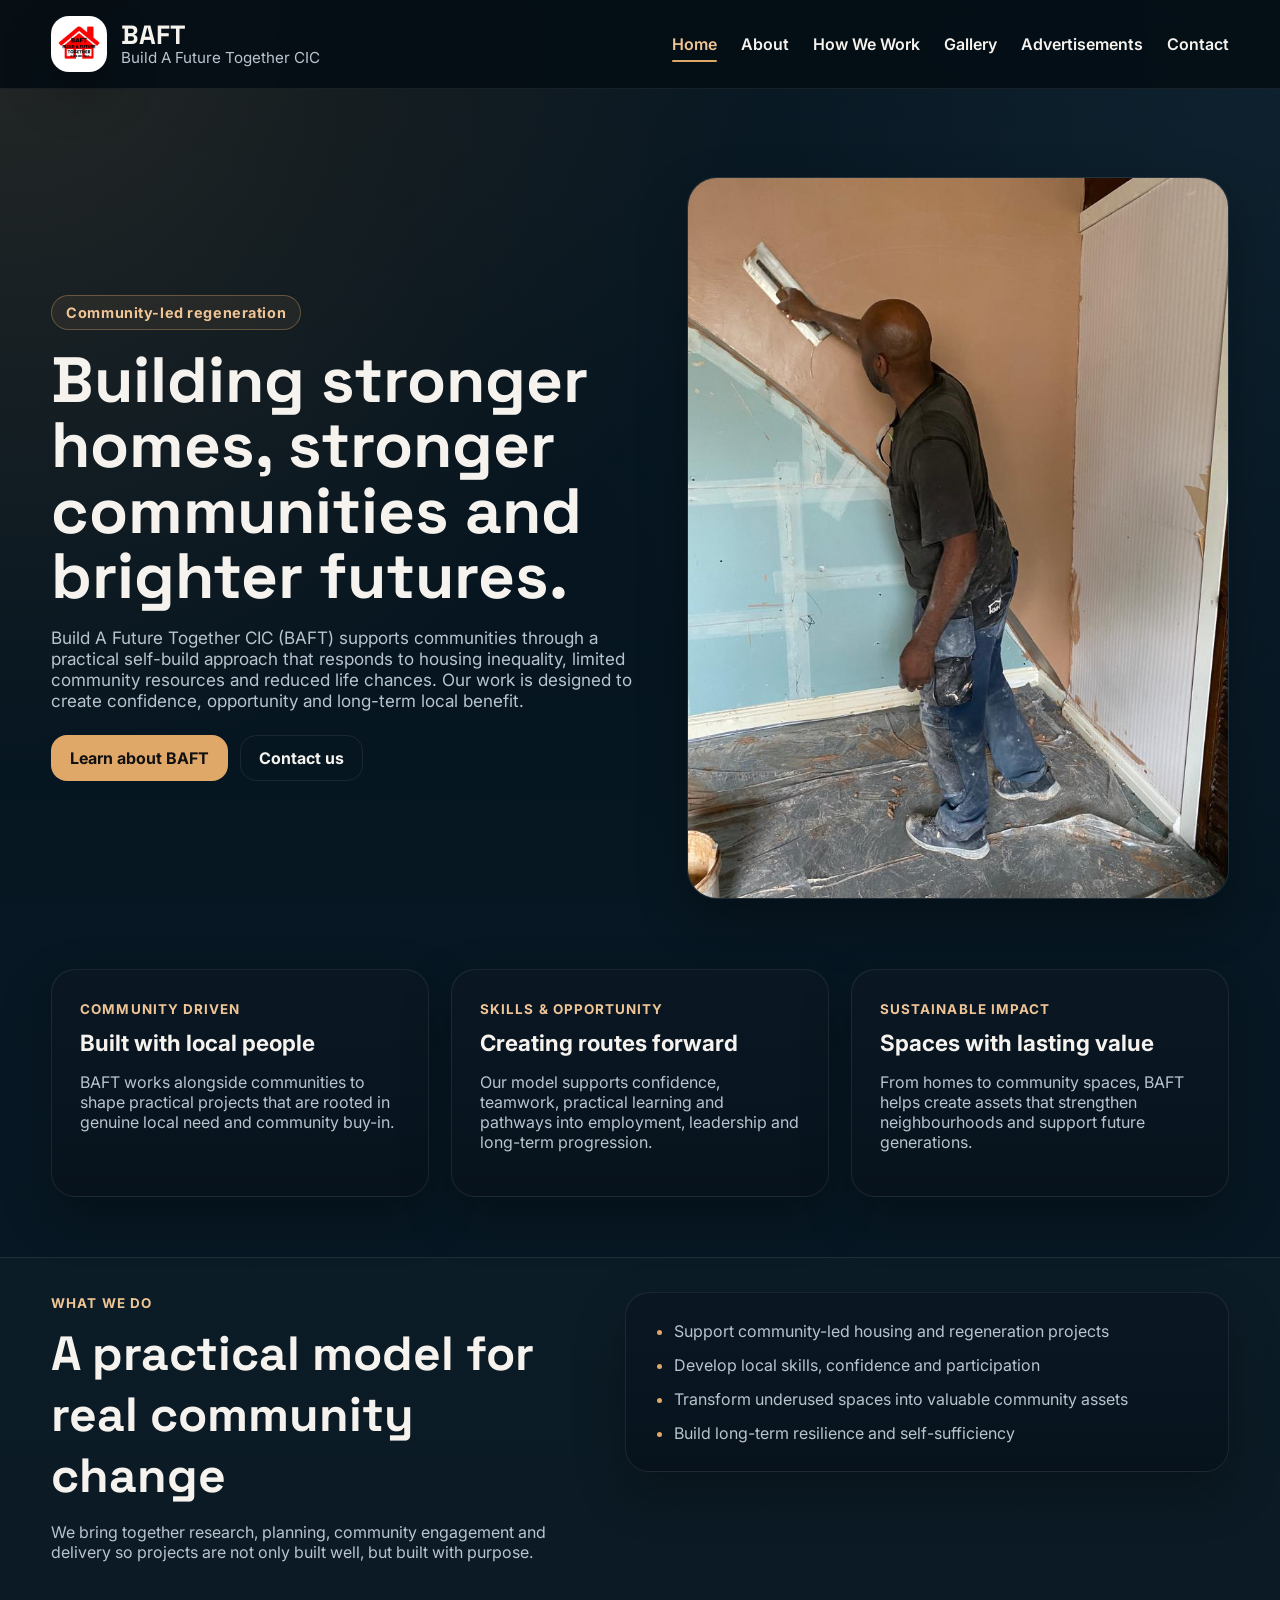
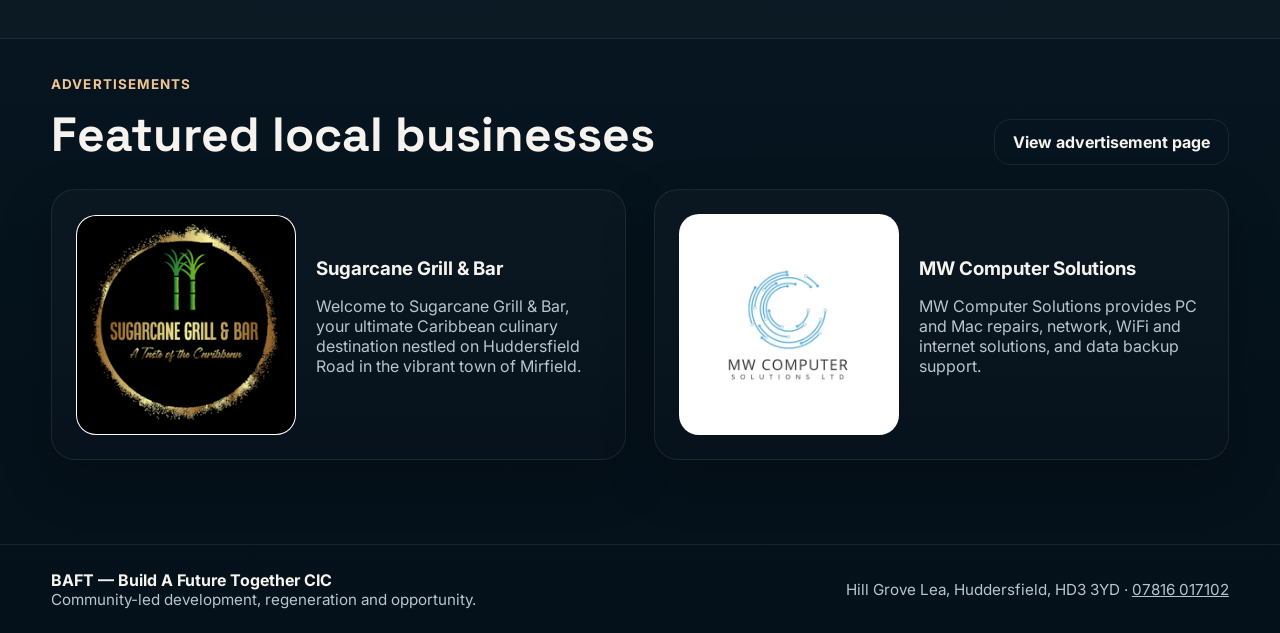
<file: index.html>
<!doctype html>
<html lang="en">
<head>
  <meta charset="UTF-8">
  <meta name="viewport" content="width=device-width, initial-scale=1.0">
  <title>BAFT | Build A Future Together CIC</title>
  <meta name="description" content="BAFT — Build A Future Together — is a community-led organisation in Kirklees using a self-build model to create stronger homes, stronger communities and better opportunities." />
  <link rel="preconnect" href="https://fonts.googleapis.com">
  <link rel="preconnect" href="https://fonts.gstatic.com" crossorigin>
  <link href="https://fonts.googleapis.com/css2?family=Inter:wght@400;500;600;700;800&family=Space+Grotesk:wght@500;700&display=swap" rel="stylesheet">
  <link rel="stylesheet" href="assets/css/styles.css">
</head>
<body>
<header class="topbar">
  <div class="container nav">
    <a href="index.html" class="brand" aria-label="BAFT Home">
      <img src="assets/img/baft-logo.jpg" alt="BAFT logo">
      <div class="brand-text">
        <span>BAFT</span>
        <span>Build A Future Together CIC</span>
      </div>
    </a>
    <button class="menu-btn" aria-label="Open menu" aria-expanded="false">☰</button>
    <nav class="nav-links">
      <a href="index.html" class="active">Home</a>
      <a href="about.html">About</a>
      <a href="how-we-work.html">How We Work</a>
      <a href="gallery.html">Gallery</a>
      <a href="adverts.html">Advertisements</a>
      <a href="contact.html">Contact</a>
    </nav>
  </div>
</header>

<main>
  <section class="page-hero home-hero">
    <div class="container page-hero-grid">
      <div>
        <span class="eyebrow">Community-led regeneration</span>
        <h1>Building stronger homes, stronger communities and brighter futures.</h1>
        <p class="lead">Build A Future Together CIC (BAFT) supports communities through a practical self-build approach that responds to housing inequality, limited community resources and reduced life chances. Our work is designed to create confidence, opportunity and long-term local benefit.</p>
        <div class="hero-actions">
          <a class="btn primary" href="about.html">Learn about BAFT</a>
          <a class="btn secondary" href="contact.html">Contact us</a>
        </div>
      </div>
      <div class="banner">
  <img src="assets/img/gallery/hero.jpg" alt="BAFT community work">
</div>
    </div>
  </section>

  <section class="section">
    <div class="container grid-3">
      <article class="card">
        <div class="kicker">Community driven</div>
        <h3>Built with local people</h3>
        <p class="muted">BAFT works alongside communities to shape practical projects that are rooted in genuine local need and community buy-in.</p>
      </article>
      <article class="card">
        <div class="kicker">Skills & opportunity</div>
        <h3>Creating routes forward</h3>
        <p class="muted">Our model supports confidence, teamwork, practical learning and pathways into employment, leadership and long-term progression.</p>
      </article>
      <article class="card">
        <div class="kicker">Sustainable impact</div>
        <h3>Spaces with lasting value</h3>
        <p class="muted">From homes to community spaces, BAFT helps create assets that strengthen neighbourhoods and support future generations.</p>
      </article>
    </div>
  </section>

  <section class="section section-soft">
    <div class="container split-panel">
      <div>
        <div class="kicker">What we do</div>
        <h2>A practical model for real community change</h2>
        <p class="muted">We bring together research, planning, community engagement and delivery so projects are not only built well, but built with purpose.</p>
      </div>
      <div class="bullet-panel">
        <ul class="feature-list">
          <li>Support community-led housing and regeneration projects</li>
          <li>Develop local skills, confidence and participation</li>
          <li>Transform underused spaces into valuable community assets</li>
          <li>Build long-term resilience and self-sufficiency</li>
        </ul>
      </div>
    </div>
  </section>

  <section class="section">
    <div class="container section-head">
      <div>
        <div class="kicker">Advertisements</div>
        <h2>Featured local businesses</h2>
      </div>
      <a class="btn secondary" href="adverts.html">View advertisement page</a>
    </div>
    <div class="container grid-2 partner-showcase">
      <article class="partner-card">
        <img src="assets/img/partners/sugarcane-grill-and-bar.png" alt="Sugarcane Grill & Bar logo" class="partner-logo">
        <div>
          <h3>Sugarcane Grill & Bar</h3>
          <p class="muted">Welcome to Sugarcane Grill & Bar, your ultimate Caribbean culinary destination nestled on Huddersfield Road in the vibrant town of Mirfield.</p>
        </div>
      </article>
      <article class="partner-card">
        <img src="assets/img/partners/mw-computer-solutions.png" alt="MW Computer Solutions advertisement" class="partner-logo">
        <div>
          <h3>MW Computer Solutions</h3>
          <p class="muted">MW Computer Solutions provides PC and Mac repairs, network, WiFi and internet solutions, and data backup support.</p>
        </div>
      </article>
    </div>
  </section>
</main>

<footer class="footer">
  <div class="container footer-grid">
    <div>
      <strong>BAFT — Build A Future Together CIC</strong>
      <div class="small">Community-led development, regeneration and opportunity.</div>
    </div>
    <div class="small">Hill Grove Lea, Huddersfield, HD3 3YD · <a href="tel:07816017102">07816 017102</a></div>
  </div>
</footer>

<script src="assets/js/main.js"></script>
</body>
</html>
</file>
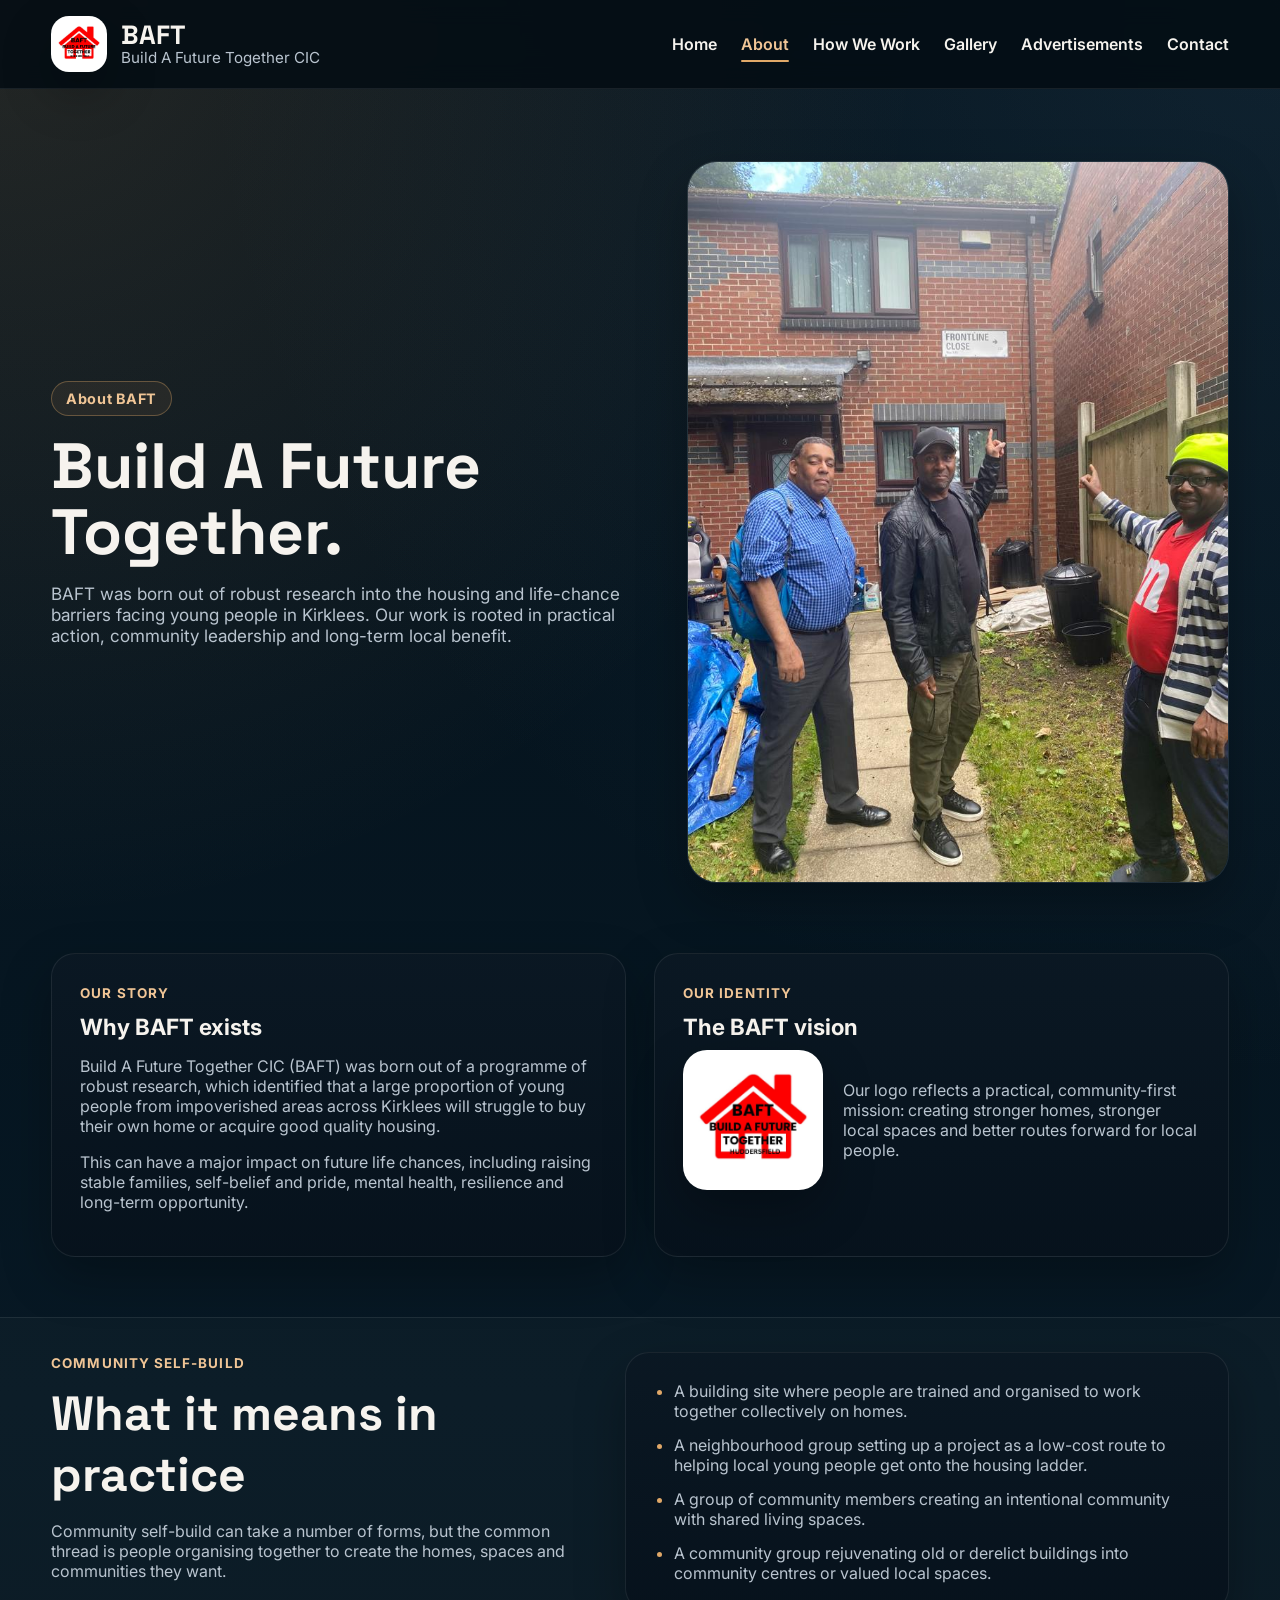
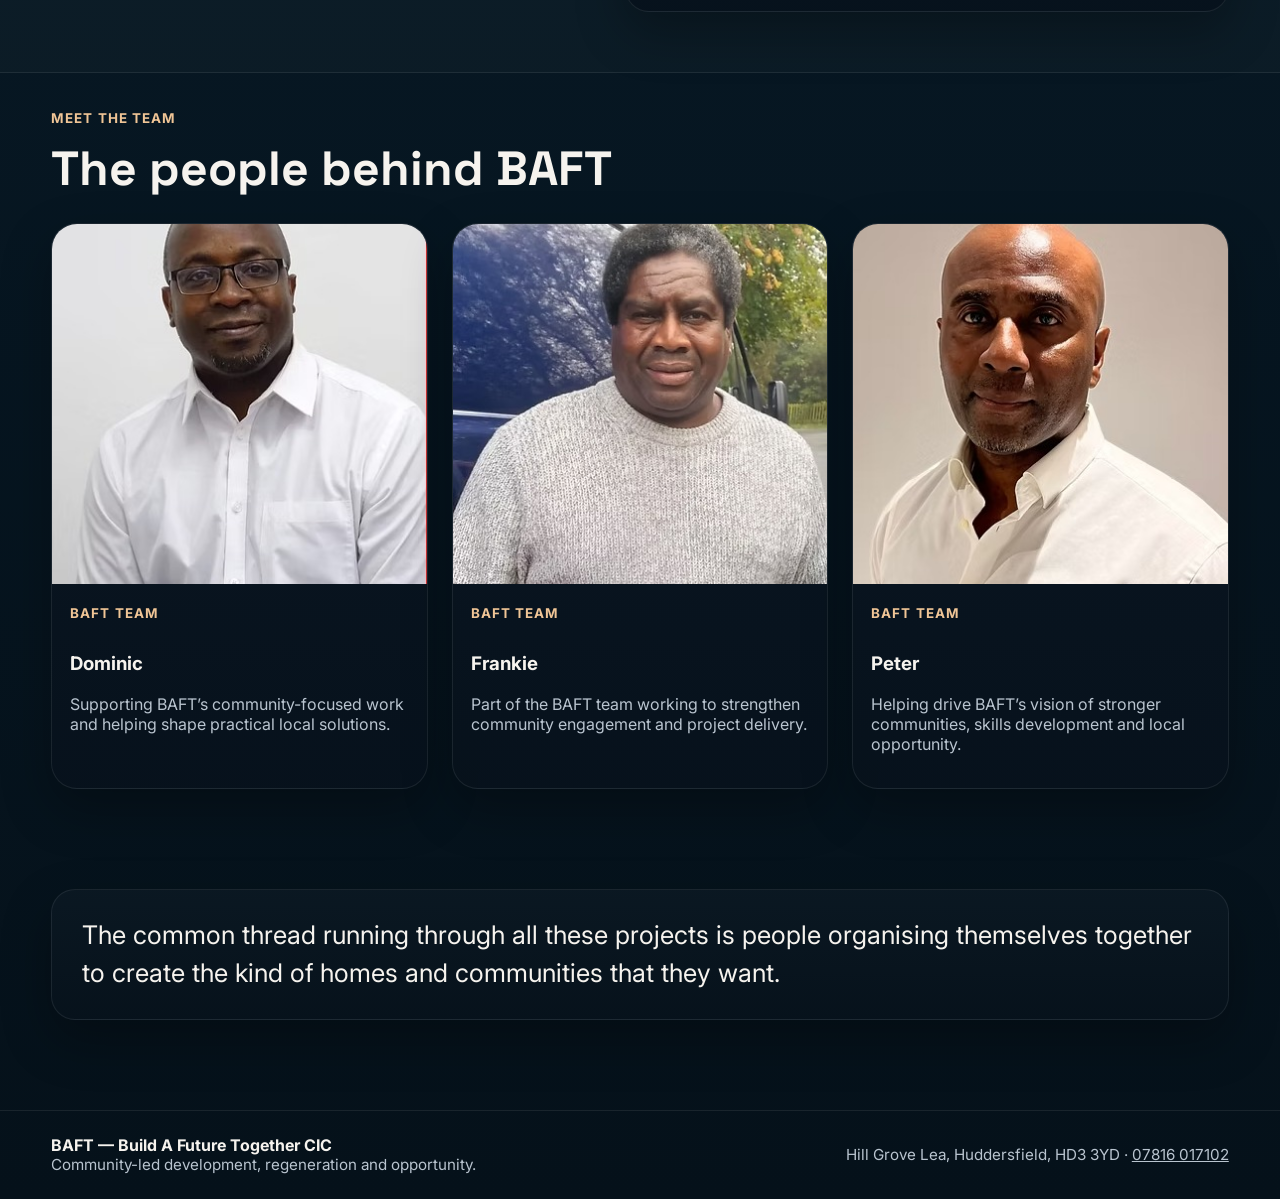
<file: about.html>
<!doctype html>
<html lang="en">
<head>
  <meta charset="utf-8" />
  <meta name="viewport" content="width=device-width, initial-scale=1" />
  <title>BAFT CIC | About</title>
  <meta name="description" content="Learn about BAFT — Build A Future Together — and the community self-build approach supporting stronger homes, skills and opportunities across Kirklees." />
  <link rel="preconnect" href="https://fonts.googleapis.com">
  <link rel="preconnect" href="https://fonts.gstatic.com" crossorigin>
  <link href="https://fonts.googleapis.com/css2?family=Inter:wght@400;500;600;700;800&family=Space+Grotesk:wght@500;700&display=swap" rel="stylesheet">
  <link rel="stylesheet" href="assets/css/styles.css">
</head>
<body>
<header class="topbar">
  <div class="container nav">
    <a href="index.html" class="brand" aria-label="BAFT Home">
      <img src="assets/img/baft-logo.jpg" alt="BAFT logo" />
      <div class="brand-text"><span>BAFT</span><span>Build A Future Together CIC</span></div>
    </a>
    <button class="menu-btn" aria-label="Open menu" aria-expanded="false">☰</button>
    <nav class="nav-links">
      <a href="index.html">Home</a>
      <a href="about.html" class="active">About</a>
      <a href="how-we-work.html">How We Work</a>
      <a href="gallery.html">Gallery</a>
      <a href="adverts.html">Advertisements</a>
      <a href="contact.html">Contact</a>
    </nav>
  </div>
</header>

<main>
  <section class="page-hero">
    <div class="container page-hero-grid">
      <div>
        <span class="eyebrow">About BAFT</span>
        <h1>Build A Future Together.</h1>
        <p class="lead">BAFT was born out of robust research into the housing and life-chance barriers facing young people in Kirklees. Our work is rooted in practical action, community leadership and long-term local benefit.</p>
      </div>
      <div class="banner"><img src="assets/img/gallery/about-community.jpg" alt="BAFT team and community members" /></div>
    </div>
  </section>

  <section class="section">
    <div class="container grid-2">
      <article class="card">
        <div class="kicker">Our story</div>
        <h3>Why BAFT exists</h3>
        <p class="muted">Build A Future Together CIC (BAFT) was born out of a programme of robust research, which identified that a large proportion of young people from impoverished areas across Kirklees will struggle to buy their own home or acquire good quality housing.</p>
        <p class="muted">This can have a major impact on future life chances, including raising stable families, self-belief and pride, mental health, resilience and long-term opportunity.</p>
      </article>
      <article class="card logo-card">
        <div class="kicker">Our identity</div>
        <h3>The BAFT vision</h3>
        <div class="logo-panel">
          <img src="assets/img/gallery/baft-logo.jpg" alt="Build A Future Together logo" class="about-logo" />
          <p class="muted">Our logo reflects a practical, community-first mission: creating stronger homes, stronger local spaces and better routes forward for local people.</p>
        </div>
      </article>
    </div>
  </section>

  <section class="section section-soft">
    <div class="container split-panel">
      <div>
        <div class="kicker">Community self-build</div>
        <h2>What it means in practice</h2>
        <p class="muted">Community self-build can take a number of forms, but the common thread is people organising together to create the homes, spaces and communities they want.</p>
      </div>
      <div class="bullet-panel">
        <ul class="feature-list">
          <li>A building site where people are trained and organised to work together collectively on homes.</li>
          <li>A neighbourhood group setting up a project as a low-cost route to helping local young people get onto the housing ladder.</li>
          <li>A group of community members creating an intentional community with shared living spaces.</li>
          <li>A community group rejuvenating old or derelict buildings into community centres or valued local spaces.</li>
        </ul>
      </div>
    </div>
  </section>

  <section class="section">
    <div class="container section-head">
      <div>
        <div class="kicker">Meet the team</div>
        <h2>The people behind BAFT</h2>
      </div>
    </div>
    <div class="container team-grid">
      <article class="team-card">
        <img src="assets/img/team/dominic.jpg" alt="Dominic" />
        <div class="body">
          <div class="kicker">BAFT team</div>
          <h3>Dominic</h3>
          <p class="muted">Supporting BAFT’s community-focused work and helping shape practical local solutions.</p>
        </div>
      </article>
      <article class="team-card">
        <img src="assets/img/team/frankie.jpg" alt="Frankie" />
        <div class="body">
          <div class="kicker">BAFT team</div>
          <h3>Frankie</h3>
          <p class="muted">Part of the BAFT team working to strengthen community engagement and project delivery.</p>
        </div>
      </article>
      <article class="team-card">
        <img src="assets/img/team/peter.jpg" alt="Peter" />
        <div class="body">
          <div class="kicker">BAFT team</div>
          <h3>Peter</h3>
          <p class="muted">Helping drive BAFT’s vision of stronger communities, skills development and local opportunity.</p>
        </div>
      </article>
    </div>
  </section>

  <section class="section">
    <div class="container quote-panel">
      <p class="quote-large">The common thread running through all these projects is people organising themselves together to create the kind of homes and communities that they want.</p>
    </div>
  </section>
</main>

<footer class="footer">
  <div class="container footer-grid">
    <div>
      <strong>BAFT — Build A Future Together CIC</strong>
      <div class="small">Community-led development, regeneration and opportunity.</div>
    </div>
    <div class="small">Hill Grove Lea, Huddersfield, HD3 3YD · <a href="tel:07816017102">07816 017102</a></div>
  </div>
</footer>
<script src="assets/js/main.js"></script>
</body>
</html>
</file>
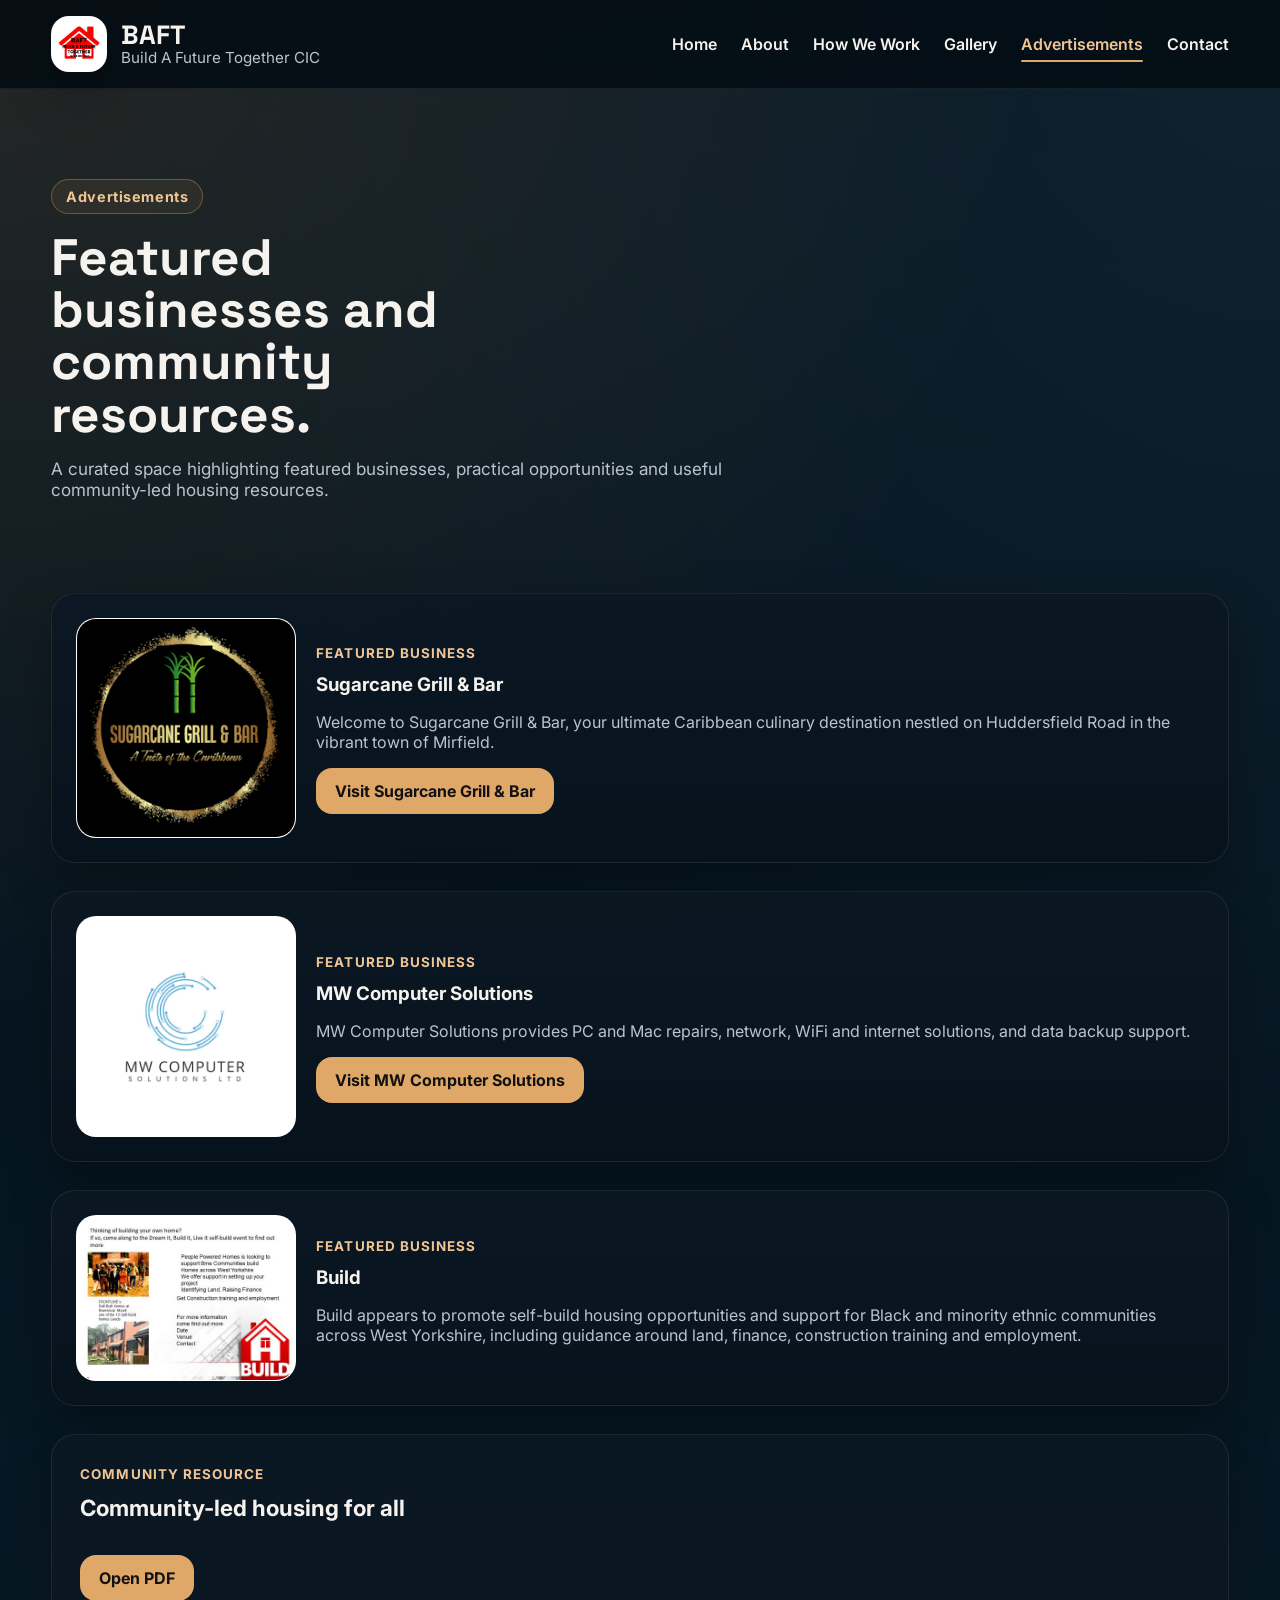
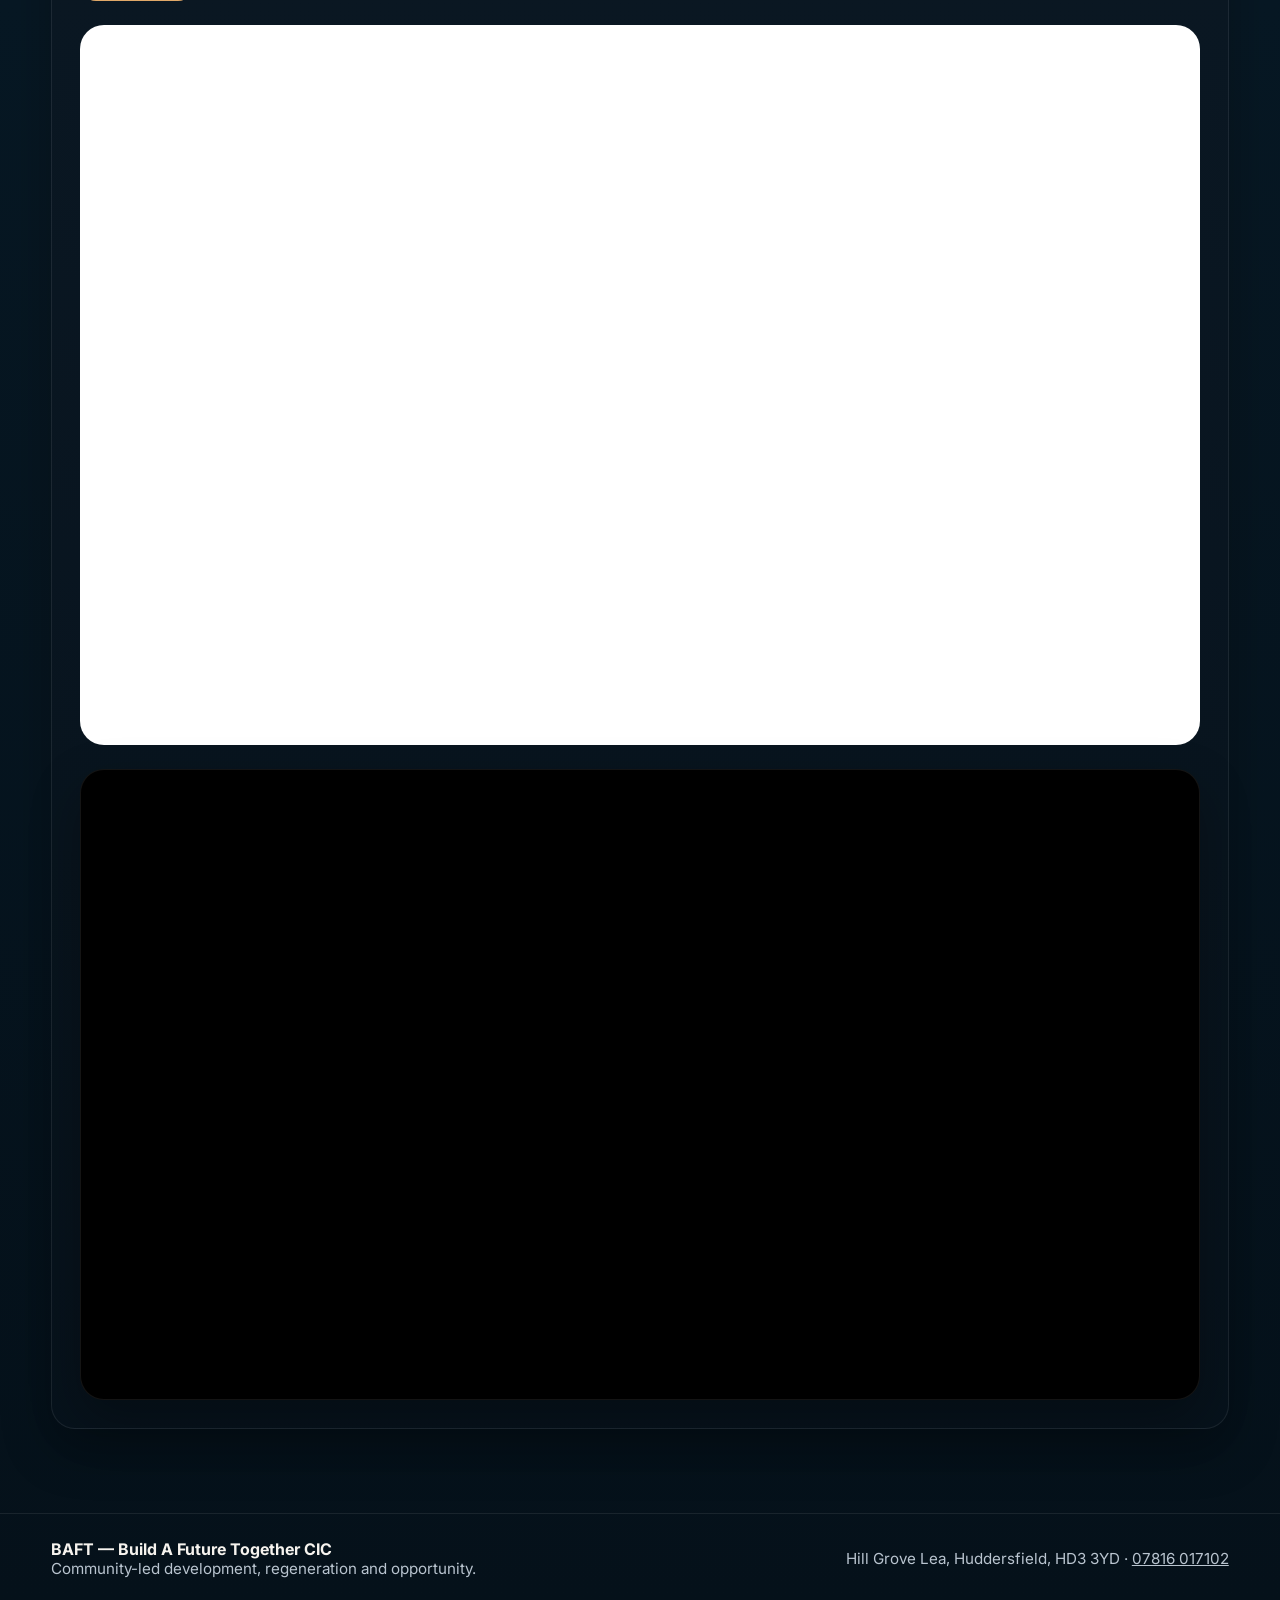
<file: adverts.html>
<!doctype html>
<html lang="en">
<head>
  <meta charset="utf-8" />
  <meta name="viewport" content="width=device-width, initial-scale=1" />
  <title>BAFT CIC | Advertisements</title>
  <meta name="description" content="Advertisements and featured businesses on the BAFT CIC website." />
  <link rel="preconnect" href="https://fonts.googleapis.com">
  <link rel="preconnect" href="https://fonts.gstatic.com" crossorigin>
  <link href="https://fonts.googleapis.com/css2?family=Inter:wght@400;500;600;700;800&family=Space+Grotesk:wght@500;700&display=swap" rel="stylesheet">
  <link rel="stylesheet" href="assets/css/styles.css" />
</head>
<body>
  <header class="topbar">
    <div class="container nav">
      <a href="index.html" class="brand" aria-label="BAFT CIC Home">
        <img src="assets/img/baft-logo.jpg" alt="BAFT CIC logo" />
        <div class="brand-text">
          <span>BAFT</span>
          <span>Build A Future Together CIC</span>
        </div>
      </a>

      <button class="menu-btn" aria-label="Open menu" aria-expanded="false">☰</button>

      <nav class="nav-links">
        <a href="index.html">Home</a>
        <a href="about.html">About</a>
        <a href="how-we-work.html">How We Work</a>
        <a href="gallery.html">Gallery</a>
        <a href="adverts.html" class="active">Advertisements</a>
        <a href="contact.html">Contact</a>
      </nav>
    </div>
  </header>

  <main>
    <section class="page-hero">
      <div class="container page-intro">
        <span class="eyebrow">Advertisements</span>
        <h1>Featured businesses and community resources.</h1>
        <p class="lead">
          A curated space highlighting featured businesses, practical opportunities and useful community-led housing resources.
        </p>
      </div>
    </section>

    <section class="section">
      <div class="container adverts-grid">

        <article class="advert-card">
          <img src="assets/img/partners/sugarcane-grill-and-bar.png" alt="Sugarcane Grill & Bar logo" class="advert-visual">
          <div class="advert-body">
            <div class="kicker">Featured business</div>
            <h3>Sugarcane Grill &amp; Bar</h3>
            <p class="muted">
              Welcome to Sugarcane Grill &amp; Bar, your ultimate Caribbean culinary destination nestled on Huddersfield Road in the vibrant town of Mirfield.
            </p>
            <a class="btn primary" href="https://www.sugarcanegrillbar.com/" target="_blank" rel="noopener">Visit Sugarcane Grill &amp; Bar</a>
          </div>
        </article>

        <article class="advert-card">
          <img src="assets/img/partners/mw-computer-solutions.png" alt="MW Computer Solutions advertisement" class="advert-visual">
          <div class="advert-body">
            <div class="kicker">Featured business</div>
            <h3>MW Computer Solutions</h3>
            <p class="muted">
              MW Computer Solutions provides PC and Mac repairs, network, WiFi and internet solutions, and data backup support.
            </p>
            <a class="btn primary" href="https://www.facebook.com/mwcomputersolutions1" target="_blank" rel="noopener">Visit MW Computer Solutions</a>
          </div>
        </article>

        <article class="advert-card">
          <img src="assets/img/gallery/build.jpeg" alt="Build featured business advertisement" class="advert-visual">
          <div class="advert-body">
            <div class="kicker">Featured business</div>
            <h3>Build</h3>
            <p class="muted">
              Build appears to promote self-build housing opportunities and support for Black and minority ethnic communities across West Yorkshire, including guidance around land, finance, construction training and employment.
            </p>
          </div>
        </article>

        <article class="card feature-stack">
          <div class="advert-body">
            <div class="kicker">Community resource</div>
<h3>Community-led housing for all</h3>
          </div>

          <div class="pdf-actions">
            <a class="btn primary" href="https://nationwidefoundation.org.uk/wp-content/uploads/2024/10/Community-led-housing-for-all_FINAL.pdf" target="_blank" rel="noopener">Open PDF</a>
          </div>

          <iframe
            class="pdf-frame"
            src="https://nationwidefoundation.org.uk/wp-content/uploads/2024/10/Community-led-housing-for-all_FINAL.pdf"
            title="Community-led housing for all PDF">
          </iframe>

          <div class="video-wrap">
            <iframe
              src="https://www.youtube.com/embed/lZMOHQoCty4"
              title="Community-led housing for all video"
              allow="accelerometer; autoplay; clipboard-write; encrypted-media; gyroscope; picture-in-picture"
              allowfullscreen>
            </iframe>
          </div>
        </article>

      </div>
    </section>
  </main>

  <footer class="footer">
    <div class="container footer-grid">
      <div>
        <strong>BAFT — Build A Future Together CIC</strong>
        <div class="small">Community-led development, regeneration and opportunity.</div>
      </div>
      <div class="small">
        Hill Grove Lea, Huddersfield, HD3 3YD · <a href="tel:07816017102">07816 017102</a>
      </div>
    </div>
  </footer>

  <script src="assets/js/main.js"></script>
</body>
</html>
</file>
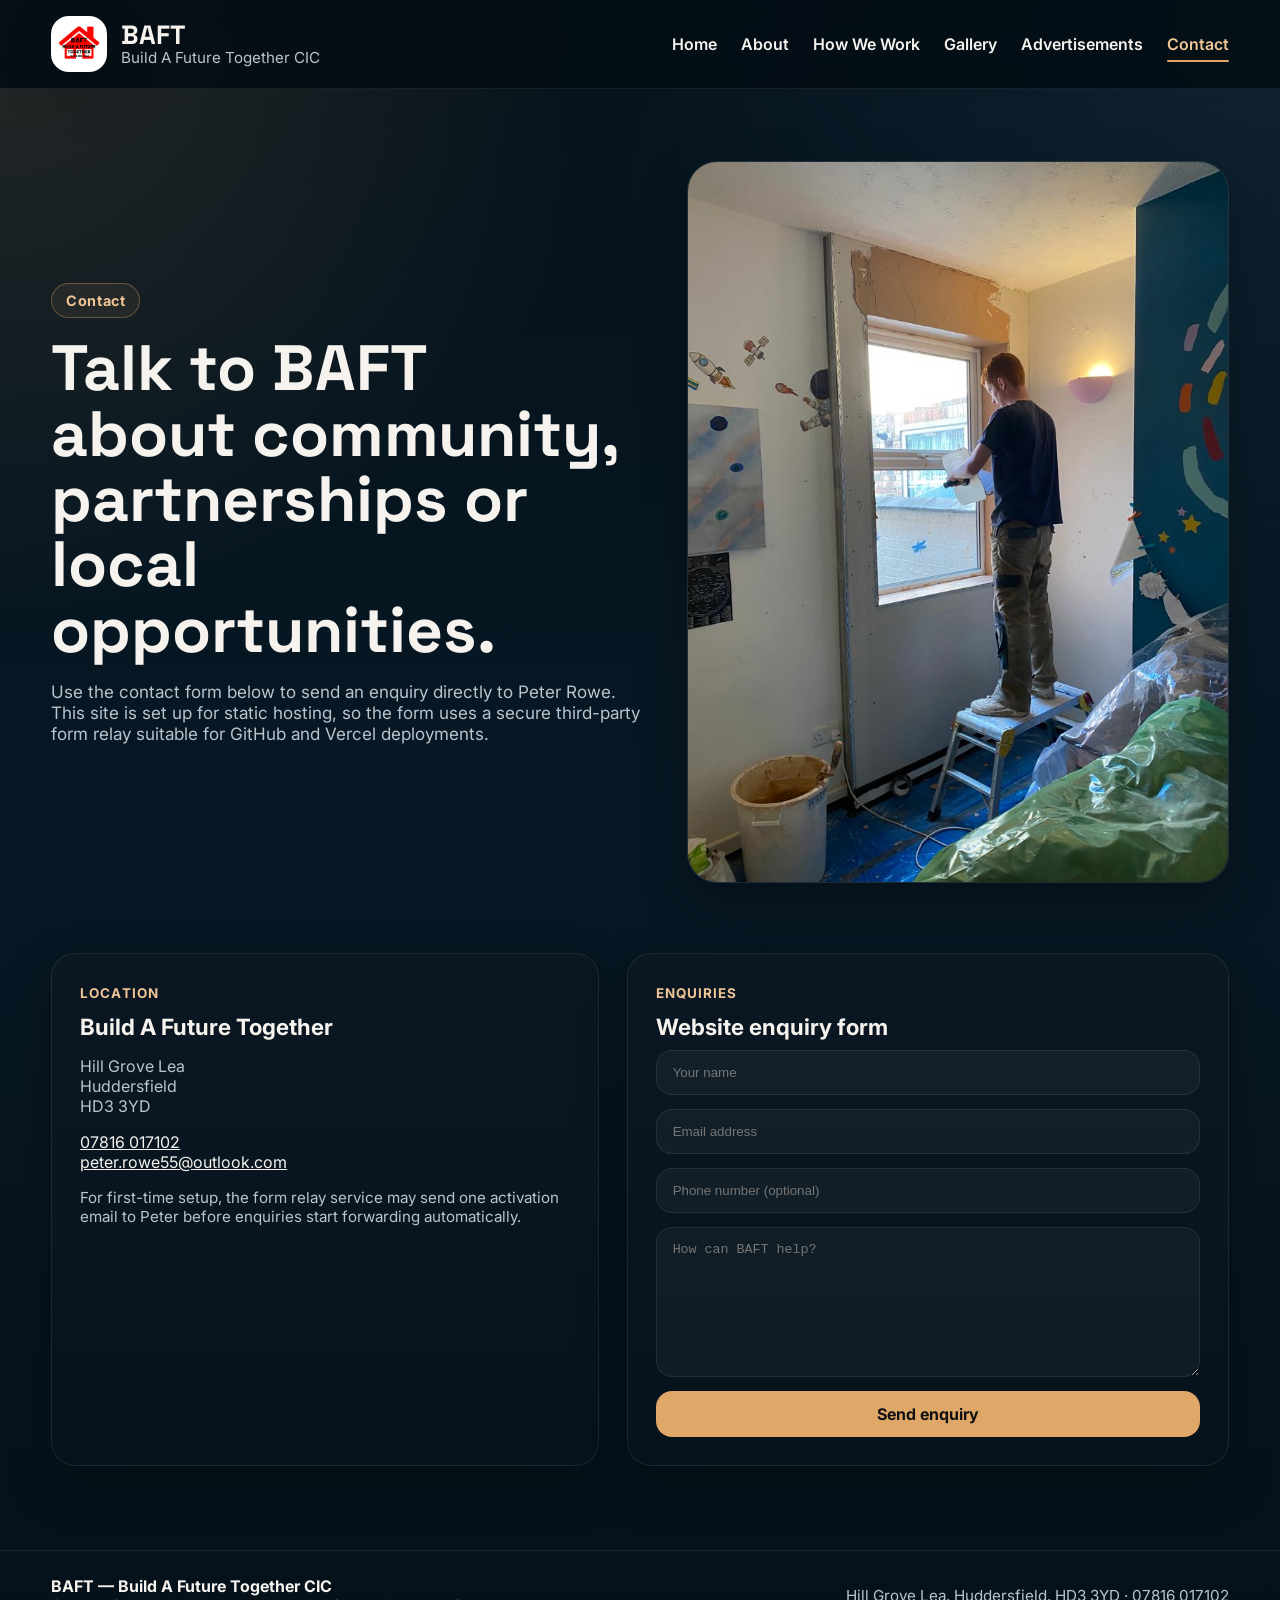
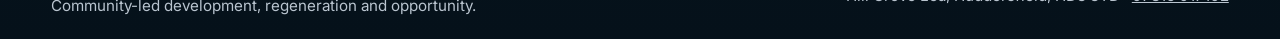
<file: contact.html>
<!doctype html><html lang="en"><head><meta charset="utf-8" /><meta name="viewport" content="width=device-width, initial-scale=1" /><title>BAFT CIC | Contact</title><meta name="description" content="Contact BAFT for partnerships, projects and community enquiries." /><link rel="preconnect" href="https://fonts.googleapis.com"><link rel="preconnect" href="https://fonts.gstatic.com" crossorigin><link href="https://fonts.googleapis.com/css2?family=Inter:wght@400;500;600;700;800&family=Space+Grotesk:wght@500;700&display=swap" rel="stylesheet"><link rel="stylesheet" href="assets/css/styles.css" /></head><body>
<header class="topbar"><div class="container nav"><a href="index.html" class="brand" aria-label="BAFT Home"><img src="assets/img/baft-logo.jpg" alt="BAFT logo" /><div class="brand-text"><span>BAFT</span><span>Build A Future Together CIC</span></div></a><button class="menu-btn" aria-label="Open menu" aria-expanded="false">☰</button><nav class="nav-links"><a href="index.html">Home</a><a href="about.html">About</a><a href="how-we-work.html">How We Work</a><a href="gallery.html">Gallery</a><a href="adverts.html">Advertisements</a><a href="contact.html" class="active">Contact</a></nav></div></header>
<main><section class="page-hero"><div class="container page-hero-grid"><div><span class="eyebrow">Contact</span><h1>Talk to BAFT about community, partnerships or local opportunities.</h1><p class="lead">Use the contact form below to send an enquiry directly to Peter Rowe. This site is set up for static hosting, so the form uses a secure third-party form relay suitable for GitHub and Vercel deployments.</p></div><div class="banner"><img src="assets/img/gallery/contact-involved.jpg" alt="Contact BAFT" /></div></div></section>
<section class="section"><div class="container contact-grid"><article class="contact-card"><div class="kicker">Location</div><h3>Build A Future Together</h3><p class="muted">Hill Grove Lea<br>Huddersfield<br>HD3 3YD</p><p><a href="tel:07816017102">07816 017102</a><br><a href="mailto:peter.rowe55@outlook.com">peter.rowe55@outlook.com</a></p><p class="small">For first-time setup, the form relay service may send one activation email to Peter before enquiries start forwarding automatically.</p></article><article class="contact-card"><div class="kicker">Enquiries</div><h3>Website enquiry form</h3><form class="contact-form" action="https://formsubmit.co/peter.rowe55@outlook.com" method="POST"><input type="hidden" name="_subject" value="New BAFT website enquiry"><input type="hidden" name="_captcha" value="false"><input type="hidden" name="_template" value="table"><input type="hidden" name="_next" value="success.html"><input type="text" name="_honey" class="hidden-field" tabindex="-1" autocomplete="off"><input type="text" name="name" placeholder="Your name" required><input type="email" name="email" placeholder="Email address" required><input type="text" name="phone" placeholder="Phone number (optional)"><textarea name="message" placeholder="How can BAFT help?" required></textarea><button class="btn primary" type="submit">Send enquiry</button></form></article></div></section></main>
<footer class="footer"><div class="container footer-grid"><div><strong>BAFT — Build A Future Together CIC</strong><div class="small">Community-led development, regeneration and opportunity.</div></div><div class="small">Hill Grove Lea, Huddersfield, HD3 3YD · <a href="tel:07816017102">07816 017102</a></div></div></footer><script src="assets/js/main.js"></script></body></html>
</file>
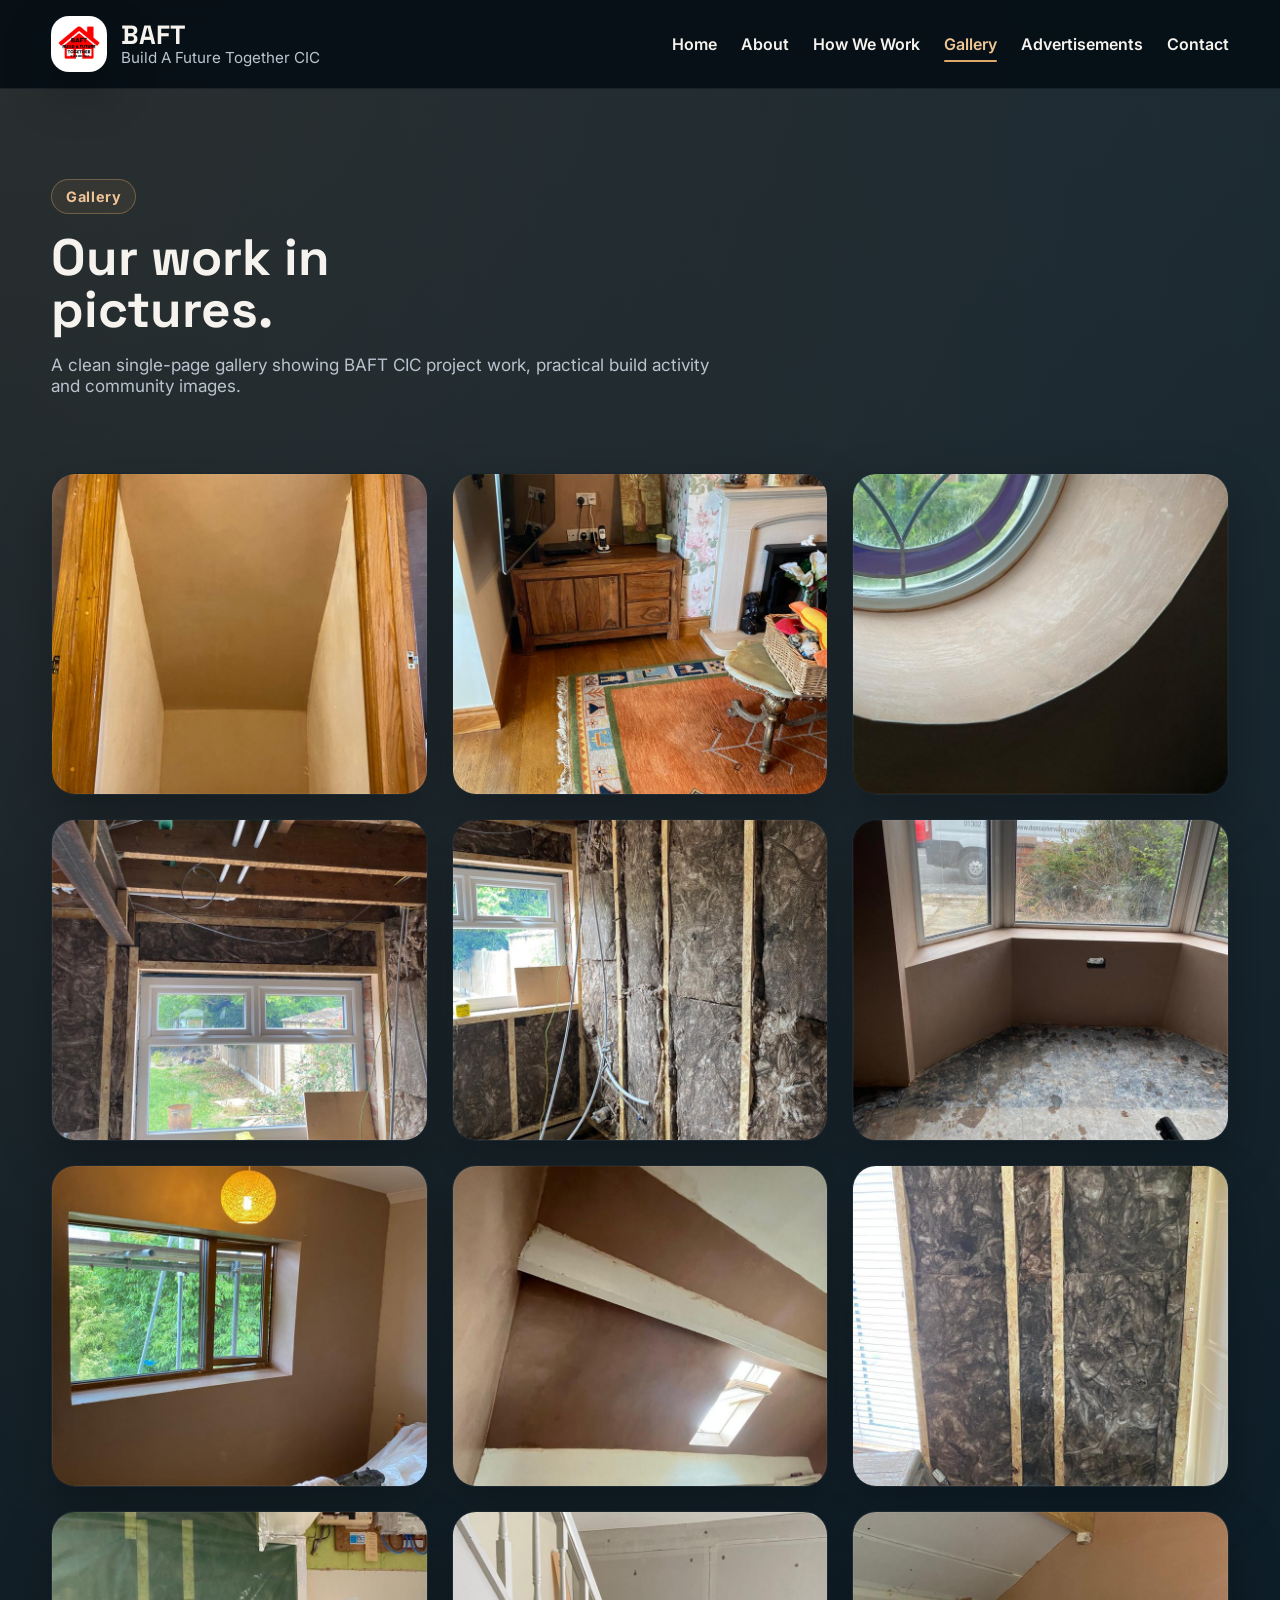
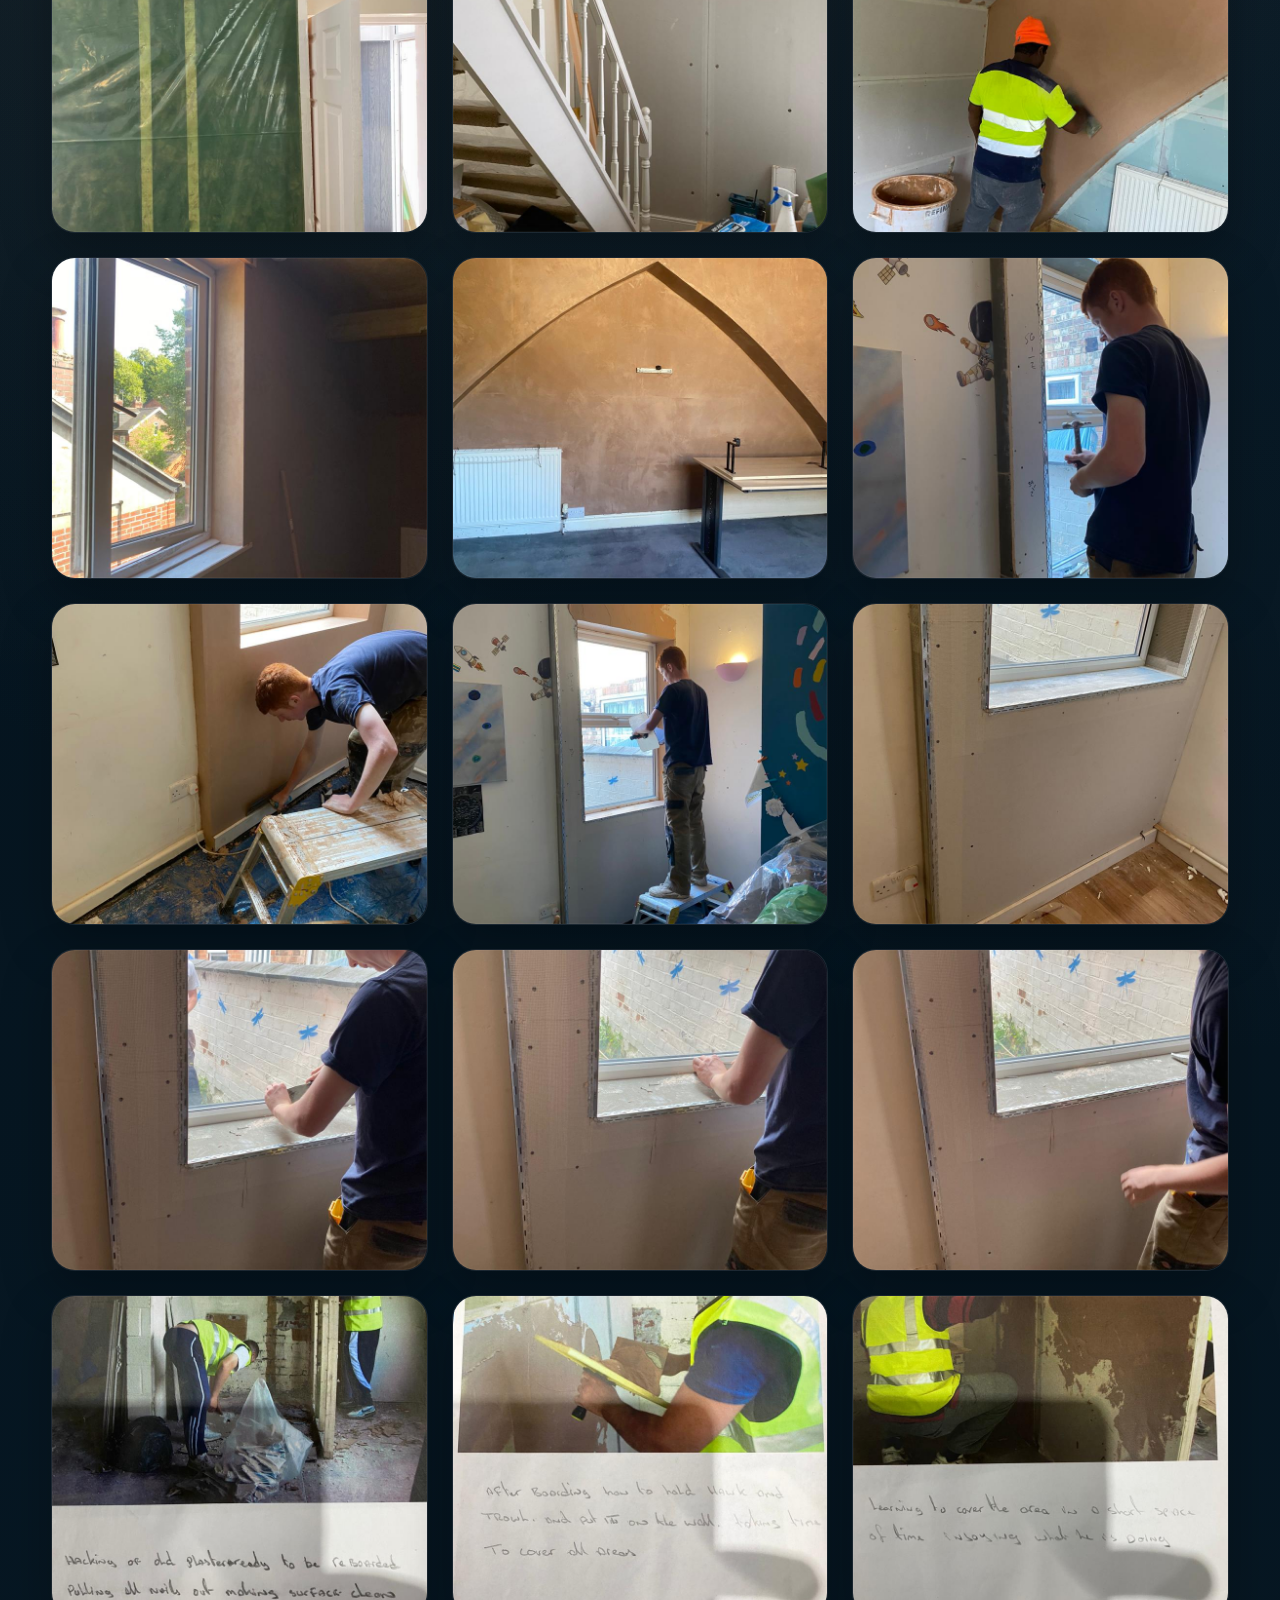
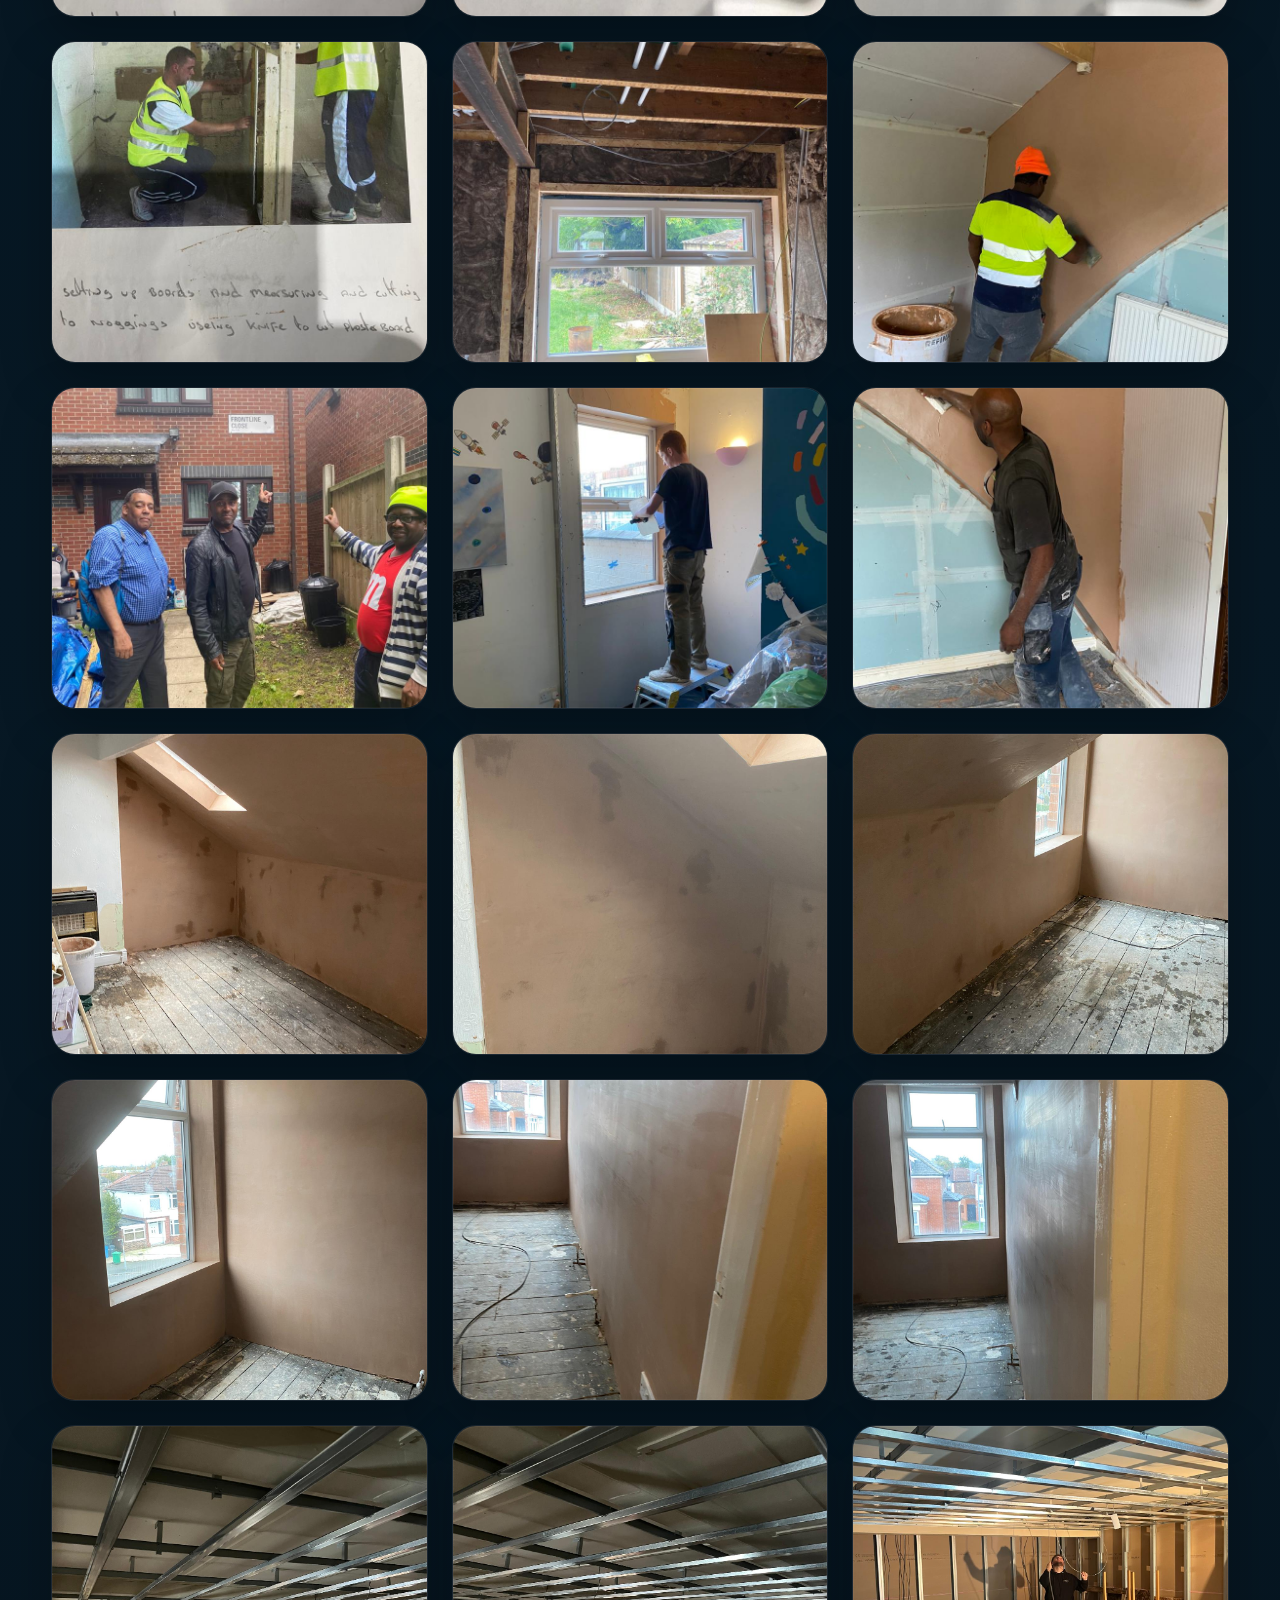
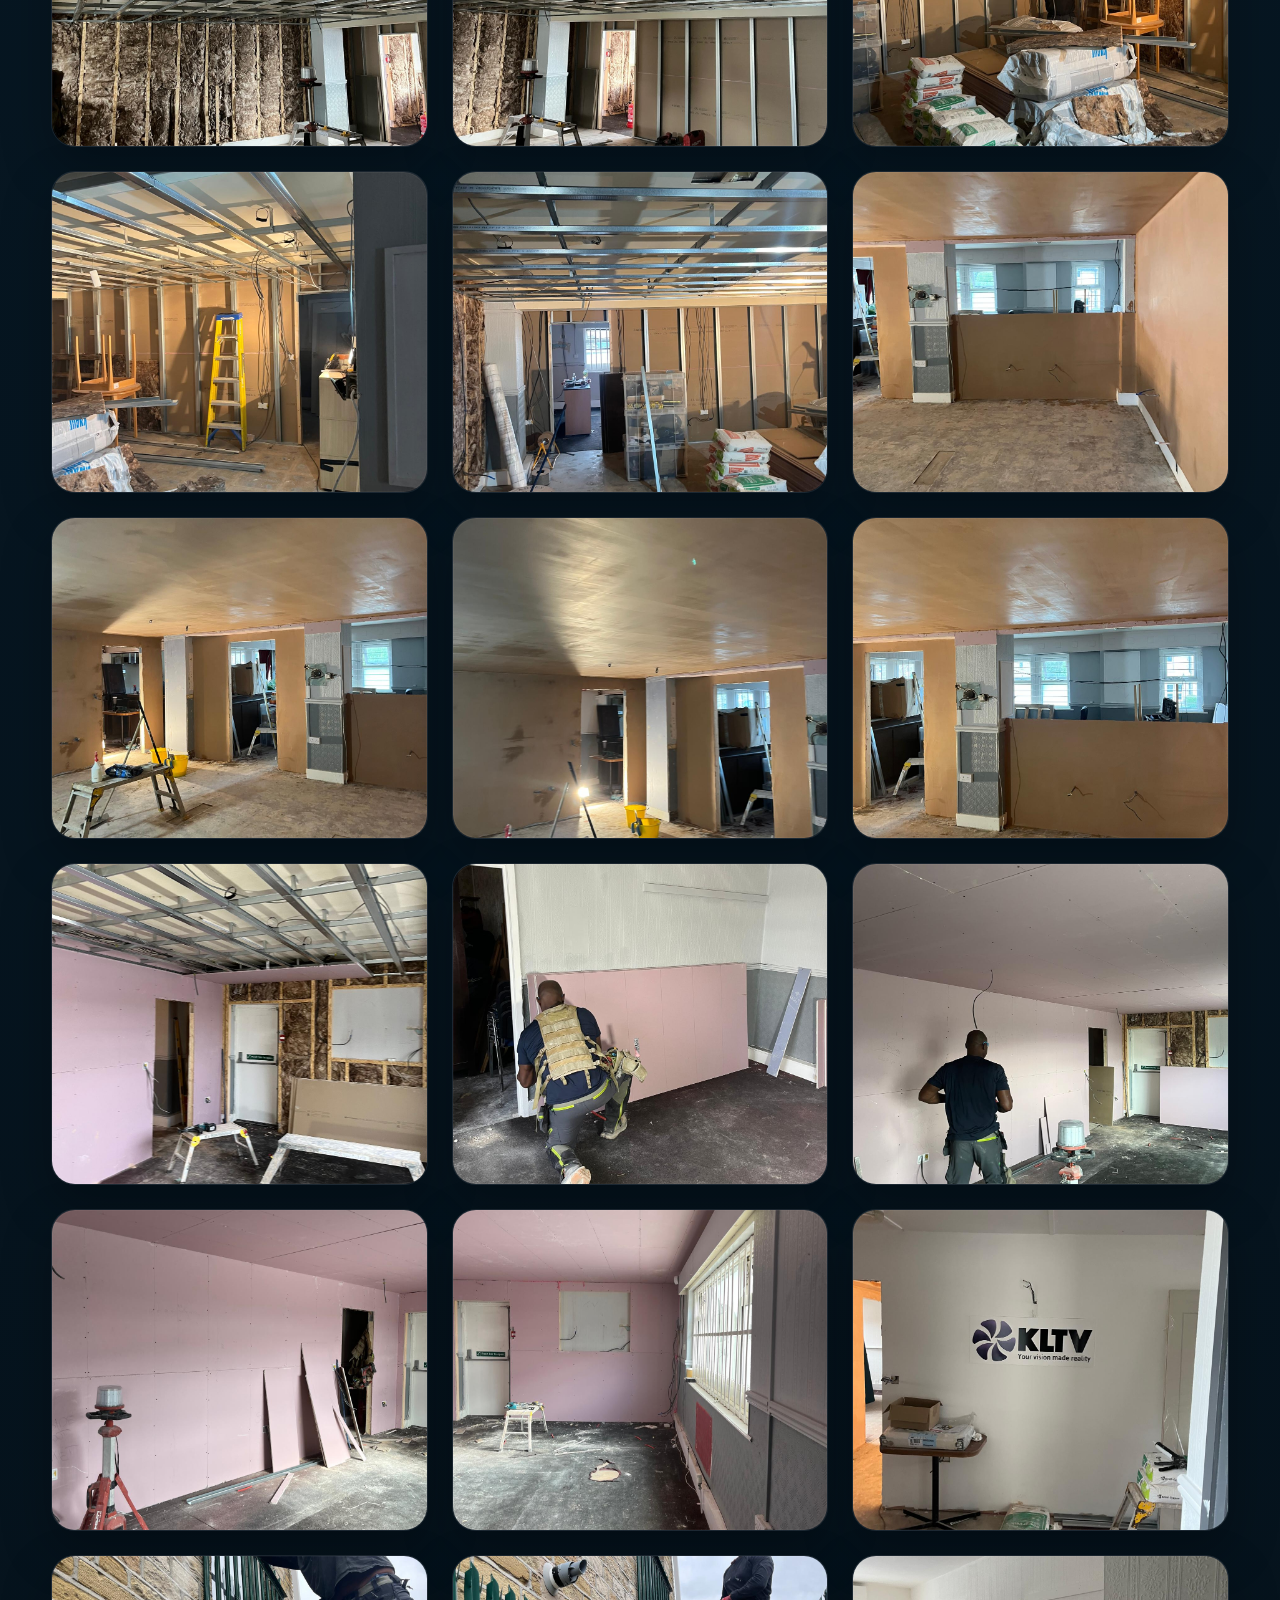
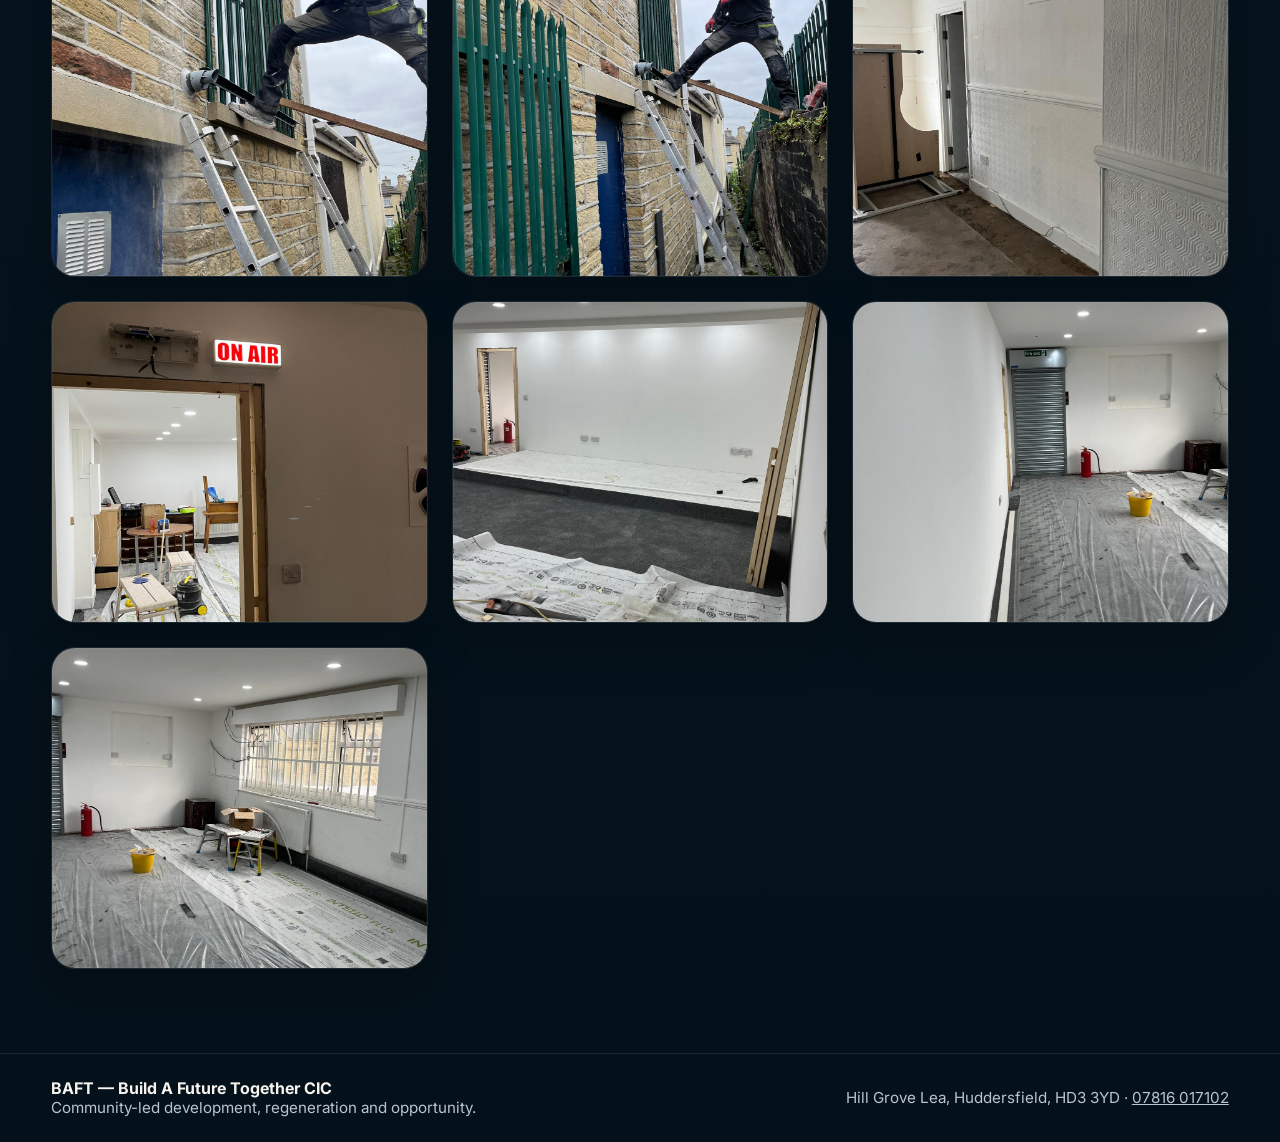
<file: gallery.html>
<!doctype html>
<html lang="en">
<head>
  <meta charset="utf-8" />
  <meta name="viewport" content="width=device-width, initial-scale=1" />
  <title>BAFT CIC | Gallery</title>
  <meta name="description" content="A visual gallery of BAFT CIC activity, project spaces and practical build work." />
  <link rel="preconnect" href="https://fonts.googleapis.com">
  <link rel="preconnect" href="https://fonts.gstatic.com" crossorigin>
  <link href="https://fonts.googleapis.com/css2?family=Inter:wght@400;500;600;700;800&family=Space+Grotesk:wght@500;700&display=swap" rel="stylesheet">
  <link rel="stylesheet" href="assets/css/styles.css" />
</head>
<body>
  <header class="topbar">
    <div class="container nav">
      <a href="index.html" class="brand" aria-label="BAFT CIC Home">
        <img src="assets/img/baft-logo.jpg" alt="BAFT CIC logo" />
        <div class="brand-text">
          <span>BAFT</span>
          <span>Build A Future Together CIC</span>
        </div>
      </a>

      <button class="menu-btn" aria-label="Open menu" aria-expanded="false">☰</button>

      <nav class="nav-links">
        <a href="index.html">Home</a>
        <a href="about.html">About</a>
        <a href="how-we-work.html">How We Work</a>
        <a href="gallery.html" class="active">Gallery</a>
        <a href="adverts.html">Advertisements</a>
        <a href="contact.html">Contact</a>
      </nav>
    </div>
  </header>

  <main>
    <section class="page-hero">
      <div class="container page-intro">
        <span class="eyebrow">Gallery</span>
        <h1>Our work in pictures.</h1>
        <p class="lead">
          A clean single-page gallery showing BAFT CIC project work, practical build activity and community images.
        </p>
      </div>
    </section>

    <section class="section gallery-section">
      <div class="container">
        <div class="gallery-grid-clean">

          <div class="gallery-card"><img src="assets/img/gallery/IMG-20230804-WA0025.jpg" alt="BAFT CIC gallery image" loading="lazy"></div>
          <div class="gallery-card"><img src="assets/img/gallery/IMG-20230804-WA0031.jpg" alt="BAFT CIC gallery image" loading="lazy"></div>
          <div class="gallery-card"><img src="assets/img/gallery/IMG-20230804-WA0055.jpg" alt="BAFT CIC gallery image" loading="lazy"></div>
          <div class="gallery-card"><img src="assets/img/gallery/IMG-20230804-WA0151.jpg" alt="BAFT CIC gallery image" loading="lazy"></div>
          <div class="gallery-card"><img src="assets/img/gallery/IMG-20230804-WA0152.jpg" alt="BAFT CIC gallery image" loading="lazy"></div>
          <div class="gallery-card"><img src="assets/img/gallery/IMG-20230804-WA0253.jpg" alt="BAFT CIC gallery image" loading="lazy"></div>
          <div class="gallery-card"><img src="assets/img/gallery/IMG-20230804-WA0266.jpg" alt="BAFT CIC gallery image" loading="lazy"></div>
          <div class="gallery-card"><img src="assets/img/gallery/IMG-20230804-WA0278.jpg" alt="BAFT CIC gallery image" loading="lazy"></div>
          <div class="gallery-card"><img src="assets/img/gallery/IMG-20230805-WA0001.jpg" alt="BAFT CIC gallery image" loading="lazy"></div>
          <div class="gallery-card"><img src="assets/img/gallery/IMG-20230805-WA0012.jpg" alt="BAFT CIC gallery image" loading="lazy"></div>
          <div class="gallery-card"><img src="assets/img/gallery/IMG-20230805-WA0015.jpg" alt="BAFT CIC gallery image" loading="lazy"></div>
          <div class="gallery-card"><img src="assets/img/gallery/IMG-20230809-WA0065.jpg" alt="BAFT CIC gallery image" loading="lazy"></div>
          <div class="gallery-card"><img src="assets/img/gallery/IMG-20230810-WA0015.jpg" alt="BAFT CIC gallery image" loading="lazy"></div>
          <div class="gallery-card"><img src="assets/img/gallery/IMG-20230810-WA0020.jpg" alt="BAFT CIC gallery image" loading="lazy"></div>
          <div class="gallery-card"><img src="assets/img/gallery/IMG-20230815-WA0006.jpg" alt="BAFT CIC gallery image" loading="lazy"></div>
          <div class="gallery-card"><img src="assets/img/gallery/IMG-20230815-WA0012.jpg" alt="BAFT CIC gallery image" loading="lazy"></div>
          <div class="gallery-card"><img src="assets/img/gallery/IMG-20230815-WA0013.jpg" alt="BAFT CIC gallery image" loading="lazy"></div>
          <div class="gallery-card"><img src="assets/img/gallery/IMG-20230815-WA0015.jpg" alt="BAFT CIC gallery image" loading="lazy"></div>
          <div class="gallery-card"><img src="assets/img/gallery/IMG-20230815-WA0016.jpg" alt="BAFT CIC gallery image" loading="lazy"></div>
          <div class="gallery-card"><img src="assets/img/gallery/IMG-20230815-WA0017.jpg" alt="BAFT CIC gallery image" loading="lazy"></div>
          <div class="gallery-card"><img src="assets/img/gallery/IMG-20230815-WA0018.jpg" alt="BAFT CIC gallery image" loading="lazy"></div>
          <div class="gallery-card"><img src="assets/img/gallery/IMG-20230817-WA0008.jpg" alt="BAFT CIC gallery image" loading="lazy"></div>
          <div class="gallery-card"><img src="assets/img/gallery/IMG-20230817-WA0009.jpg" alt="BAFT CIC gallery image" loading="lazy"></div>
          <div class="gallery-card"><img src="assets/img/gallery/IMG-20230817-WA0010.jpg" alt="BAFT CIC gallery image" loading="lazy"></div>
          <div class="gallery-card"><img src="assets/img/gallery/IMG-20230817-WA0011.jpg" alt="BAFT CIC gallery image" loading="lazy"></div>

          <div class="gallery-card"><img src="assets/img/gallery/gallery-1.jpg" alt="BAFT CIC gallery image" loading="lazy"></div>
          <div class="gallery-card"><img src="assets/img/gallery/gallery-2.jpg" alt="BAFT CIC gallery image" loading="lazy"></div>
          <div class="gallery-card"><img src="assets/img/gallery/about-community.jpg" alt="BAFT CIC gallery image" loading="lazy"></div>
          <div class="gallery-card"><img src="assets/img/gallery/contact-involved.jpg" alt="BAFT CIC gallery image" loading="lazy"></div>
          <div class="gallery-card"><img src="assets/img/gallery/hero.jpg.jpg" alt="BAFT CIC gallery image" loading="lazy"></div>

          <div class="gallery-card"><img src="assets/img/gallery/new1.jpeg" alt="BAFT CIC gallery image" loading="lazy"></div>
          <div class="gallery-card"><img src="assets/img/gallery/new2.jpeg" alt="BAFT CIC gallery image" loading="lazy"></div>
          <div class="gallery-card"><img src="assets/img/gallery/new3.jpeg" alt="BAFT CIC gallery image" loading="lazy"></div>
          <div class="gallery-card"><img src="assets/img/gallery/new4.jpeg" alt="BAFT CIC gallery image" loading="lazy"></div>
          <div class="gallery-card"><img src="assets/img/gallery/new5.jpeg" alt="BAFT CIC gallery image" loading="lazy"></div>
          <div class="gallery-card"><img src="assets/img/gallery/new6.jpeg" alt="BAFT CIC gallery image" loading="lazy"></div>
          <div class="gallery-card"><img src="assets/img/gallery/new7.jpeg" alt="BAFT CIC gallery image" loading="lazy"></div>
          <div class="gallery-card"><img src="assets/img/gallery/new8.jpeg" alt="BAFT CIC gallery image" loading="lazy"></div>
          <div class="gallery-card"><img src="assets/img/gallery/new9.jpeg" alt="BAFT CIC gallery image" loading="lazy"></div>
          <div class="gallery-card"><img src="assets/img/gallery/new10.jpeg" alt="BAFT CIC gallery image" loading="lazy"></div>
          <div class="gallery-card"><img src="assets/img/gallery/new11.jpeg" alt="BAFT CIC gallery image" loading="lazy"></div>
          <div class="gallery-card"><img src="assets/img/gallery/new12.jpeg" alt="BAFT CIC gallery image" loading="lazy"></div>
          <div class="gallery-card"><img src="assets/img/gallery/new13.jpeg" alt="BAFT CIC gallery image" loading="lazy"></div>
          <div class="gallery-card"><img src="assets/img/gallery/new14.jpeg" alt="BAFT CIC gallery image" loading="lazy"></div>
          <div class="gallery-card"><img src="assets/img/gallery/new16.jpeg" alt="BAFT CIC gallery image" loading="lazy"></div>
          <div class="gallery-card"><img src="assets/img/gallery/new17.jpeg" alt="BAFT CIC gallery image" loading="lazy"></div>
          <div class="gallery-card"><img src="assets/img/gallery/new18.jpeg" alt="BAFT CIC gallery image" loading="lazy"></div>
          <div class="gallery-card"><img src="assets/img/gallery/new19.jpeg" alt="BAFT CIC gallery image" loading="lazy"></div>
          <div class="gallery-card"><img src="assets/img/gallery/new20.jpeg" alt="BAFT CIC gallery image" loading="lazy"></div>
          <div class="gallery-card"><img src="assets/img/gallery/new21.jpeg" alt="BAFT CIC gallery image" loading="lazy"></div>
          <div class="gallery-card"><img src="assets/img/gallery/new22.jpeg" alt="BAFT CIC gallery image" loading="lazy"></div>
          <div class="gallery-card"><img src="assets/img/gallery/new23.jpeg" alt="BAFT CIC gallery image" loading="lazy"></div>
          <div class="gallery-card"><img src="assets/img/gallery/new24.jpeg" alt="BAFT CIC gallery image" loading="lazy"></div>
          <div class="gallery-card"><img src="assets/img/gallery/new25.jpeg" alt="BAFT CIC gallery image" loading="lazy"></div>
          <div class="gallery-card"><img src="assets/img/gallery/new26.jpeg" alt="BAFT CIC gallery image" loading="lazy"></div>
          <div class="gallery-card"><img src="assets/img/gallery/new27.jpeg" alt="BAFT CIC gallery image" loading="lazy"></div>
          <div class="gallery-card"><img src="assets/img/gallery/new28.jpeg" alt="BAFT CIC gallery image" loading="lazy"></div>
          <div class="gallery-card"><img src="assets/img/gallery/new29.jpeg" alt="BAFT CIC gallery image" loading="lazy"></div>

        </div>
      </div>
    </section>
  </main>

  <footer class="footer">
    <div class="container footer-grid">
      <div>
        <strong>BAFT — Build A Future Together CIC</strong>
        <div class="small">Community-led development, regeneration and opportunity.</div>
      </div>
      <div class="small">
        Hill Grove Lea, Huddersfield, HD3 3YD · <a href="tel:07816017102">07816 017102</a>
      </div>
    </div>
  </footer>

  <script src="assets/js/main.js"></script>
</body>
</html>
</file>
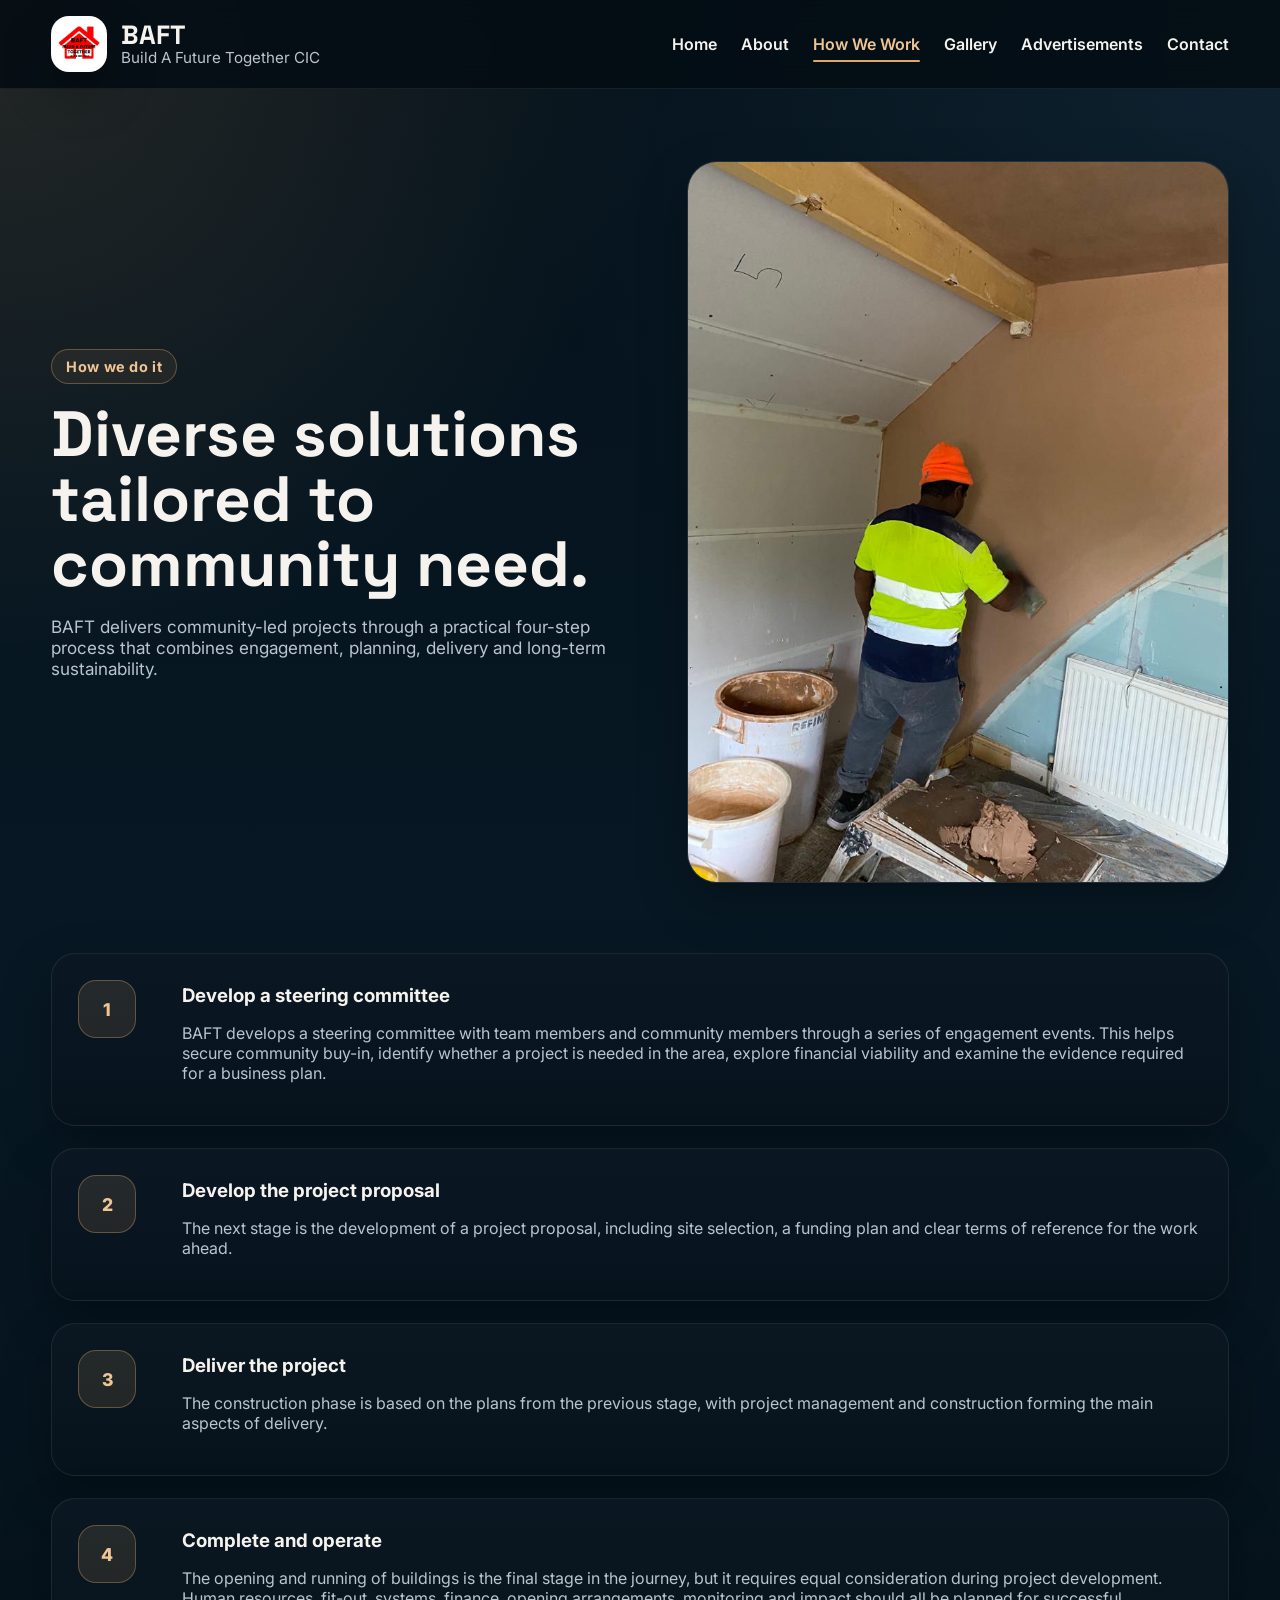
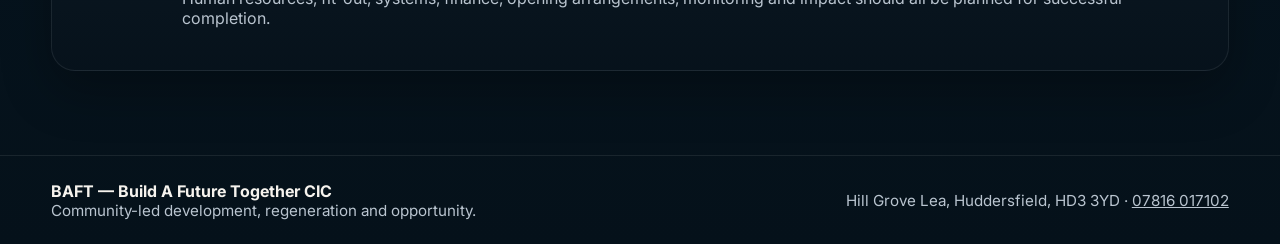
<file: how-we-work.html>
<!doctype html>
<html lang="en"><head><meta charset="utf-8" /><meta name="viewport" content="width=device-width, initial-scale=1" /><title>BAFT CIC | How We Work</title><meta name="description" content="See how BAFT delivers community-led projects through engagement, planning, delivery and long-term sustainability." /><link rel="preconnect" href="https://fonts.googleapis.com"><link rel="preconnect" href="https://fonts.gstatic.com" crossorigin><link href="https://fonts.googleapis.com/css2?family=Inter:wght@400;500;600;700;800&family=Space+Grotesk:wght@500;700&display=swap" rel="stylesheet"><link rel="stylesheet" href="assets/css/styles.css" /></head><body>
<header class="topbar"><div class="container nav"><a href="index.html" class="brand" aria-label="BAFT Home"><img src="assets/img/baft-logo.jpg" alt="BAFT logo" /><div class="brand-text"><span>BAFT</span><span>Build A Future Together CIC</span></div></a><button class="menu-btn" aria-label="Open menu" aria-expanded="false">☰</button><nav class="nav-links"><a href="index.html">Home</a><a href="about.html">About</a><a href="how-we-work.html" class="active">How We Work</a><a href="gallery.html">Gallery</a><a href="adverts.html">Advertisements</a><a href="contact.html">Contact</a></nav></div></header>
<main><section class="page-hero"><div class="container page-hero-grid"><div><span class="eyebrow">How we do it</span><h1>Diverse solutions tailored to community need.</h1><p class="lead">BAFT delivers community-led projects through a practical four-step process that combines engagement, planning, delivery and long-term sustainability.</p></div><div class="banner"><img src="assets/img/gallery/gallery-2.jpg" alt="How BAFT works" /></div></div></section>
<section class="section"><div class="container timeline">
<div class="timeline-item"><div class="timeline-step">1</div><div><h3>Develop a steering committee</h3><p class="muted">BAFT develops a steering committee with team members and community members through a series of engagement events. This helps secure community buy-in, identify whether a project is needed in the area, explore financial viability and examine the evidence required for a business plan.</p></div></div>
<div class="timeline-item"><div class="timeline-step">2</div><div><h3>Develop the project proposal</h3><p class="muted">The next stage is the development of a project proposal, including site selection, a funding plan and clear terms of reference for the work ahead.</p></div></div>
<div class="timeline-item"><div class="timeline-step">3</div><div><h3>Deliver the project</h3><p class="muted">The construction phase is based on the plans from the previous stage, with project management and construction forming the main aspects of delivery.</p></div></div>
<div class="timeline-item"><div class="timeline-step">4</div><div><h3>Complete and operate</h3><p class="muted">The opening and running of buildings is the final stage in the journey, but it requires equal consideration during project development. Human resources, fit-out, systems, finance, opening arrangements, monitoring and impact should all be planned for successful completion.</p></div></div>
</div></section>
</main><footer class="footer"><div class="container footer-grid"><div><strong>BAFT — Build A Future Together CIC</strong><div class="small">Community-led development, regeneration and opportunity.</div></div><div class="small">Hill Grove Lea, Huddersfield, HD3 3YD · <a href="tel:07816017102">07816 017102</a></div></div></footer><script src="assets/js/main.js"></script></body></html>
</file>
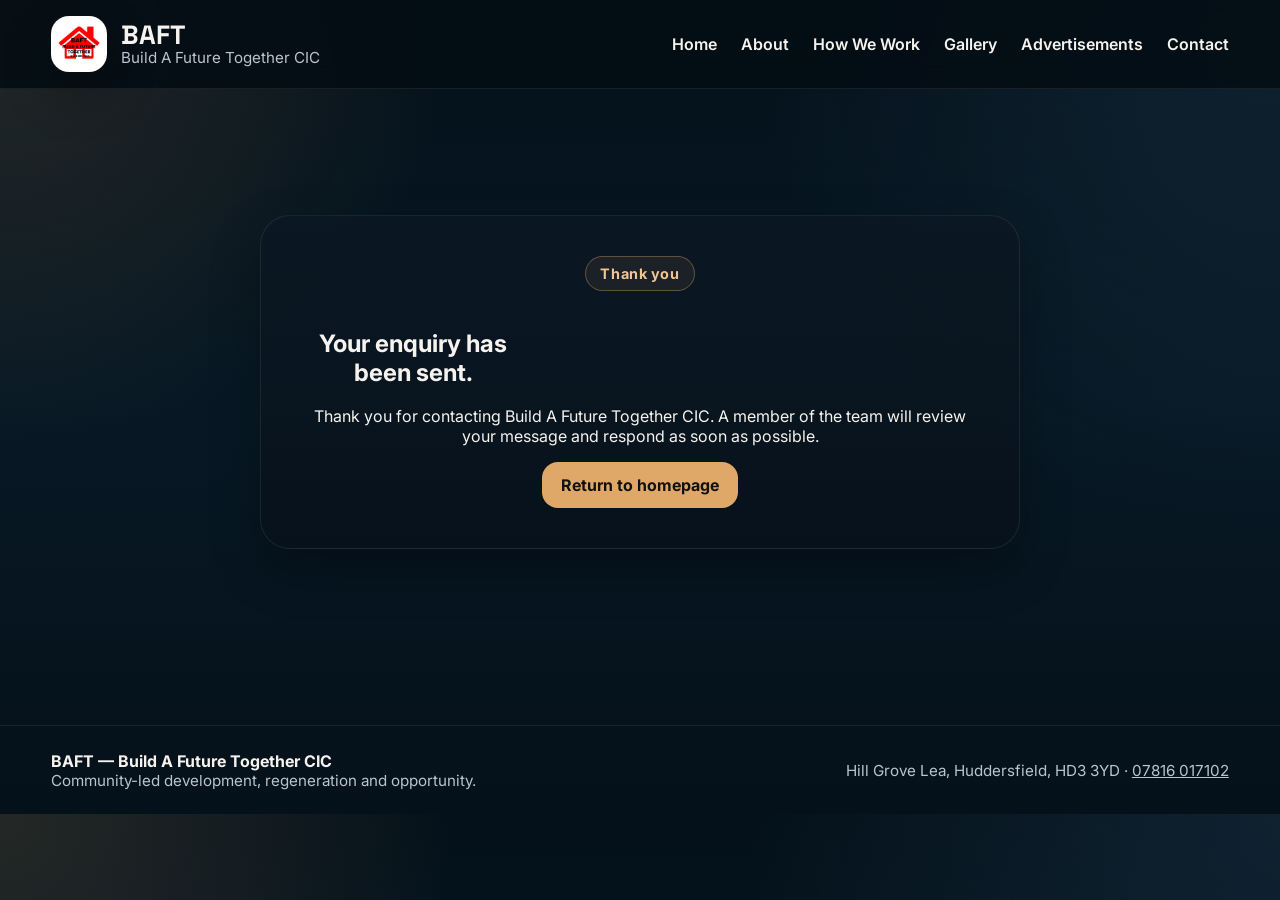
<file: success.html>
<!doctype html>
<html lang="en">
<head>
  <meta charset="utf-8" />
  <meta name="viewport" content="width=device-width, initial-scale=1" />
  <title>BAFT CIC | Thank You</title>
  <meta name="description" content="Thank you for contacting BAFT." />
  <link rel="preconnect" href="https://fonts.googleapis.com">
  <link rel="preconnect" href="https://fonts.gstatic.com" crossorigin>
  <link href="https://fonts.googleapis.com/css2?family=Inter:wght@400;500;600;700;800&family=Space+Grotesk:wght@500;700&display=swap" rel="stylesheet">
  <link rel="stylesheet" href="assets/css/styles.css" />
</head>
<body>
<header class="topbar"><div class="container nav"><a href="index.html" class="brand" aria-label="BAFT Home"><img src="assets/img/baft-logo.jpg" alt="BAFT logo" /><div class="brand-text"><span>BAFT</span><span>Build A Future Together CIC</span></div></a><button class="menu-btn" aria-label="Open menu" aria-expanded="false">☰</button><nav class="nav-links"><a href="index.html">Home</a><a href="about.html">About</a><a href="how-we-work.html">How We Work</a><a href="gallery.html">Gallery</a><a href="adverts.html">Advertisements</a><a href="contact.html">Contact</a></nav></div></header>
<main>
  <section class="section thankyou-wrap">
    <div class="container thankyou-card">
      <span class="eyebrow">Thank you</span>
      <h1>Your enquiry has been sent.</h1>
      <p class="lead">Thank you for contacting Build A Future Together CIC. A member of the team will review your message and respond as soon as possible.</p>
      <a class="btn primary" href="index.html">Return to homepage</a>
    </div>
  </section>
</main>
<footer class="footer"><div class="container footer-grid"><div><strong>BAFT — Build A Future Together CIC</strong><div class="small">Community-led development, regeneration and opportunity.</div></div><div class="small">Hill Grove Lea, Huddersfield, HD3 3YD · <a href="tel:07816017102">07816 017102</a></div></div></footer>
<script src="assets/js/main.js"></script>
</body>
</html>
</file>
<file: assets/css/styles.css>
:root{--bg:#06141f;--bg-2:#0b1d2a;--panel:#0d2231;--line:rgba(255,255,255,.08);--text:#f6f3ee;--muted:#b9c4cf;--accent:#e0a868;--accent-2:#f0c596;--shadow:0 20px 50px rgba(0,0,0,.28);--radius:24px;--radius-sm:16px;--max:1180px}*{box-sizing:border-box}html{scroll-behavior:smooth}body{margin:0;font-family:Inter,system-ui,sans-serif;color:var(--text);background:radial-gradient(circle at top left, rgba(224,168,104,.15), transparent 30%),radial-gradient(circle at top right, rgba(67,111,145,.18), transparent 35%),linear-gradient(180deg, #04111a 0%, #071824 50%, #05111a 100%)}img{display:block;max-width:100%}a{color:inherit}button{font:inherit}.container{width:min(var(--max),92%);margin:0 auto}.topbar{position:sticky;top:0;z-index:100;backdrop-filter:blur(12px);background:rgba(4,13,20,.88);border-bottom:1px solid var(--line)}.nav{display:flex;align-items:center;justify-content:space-between;gap:24px;min-height:88px}.brand{display:flex;align-items:center;gap:14px;text-decoration:none}.brand img{width:56px;height:56px;object-fit:contain;border-radius:18px}.brand-text{display:flex;flex-direction:column;line-height:1.1}.brand-text span:first-child{font-family:"Space Grotesk",Inter,sans-serif;font-weight:700;font-size:1.65rem}.brand-text span:last-child{font-size:.95rem;color:var(--muted)}.menu-btn{display:none;border:0;background:transparent;color:var(--text);font-size:1.9rem;cursor:pointer}.nav-links{display:flex;align-items:center;gap:24px}.nav-links a{text-decoration:none;font-weight:600;position:relative;padding:10px 0}.nav-links a:hover,.nav-links a.active{color:var(--accent-2)}.nav-links a.active::after,.nav-links a:hover::after{content:"";position:absolute;left:0;right:0;bottom:2px;height:2px;border-radius:99px;background:var(--accent)}.page-hero{padding:72px 0 36px}.home-hero{padding-top:88px}.page-hero-grid{display:grid;grid-template-columns:1.05fr .95fr;gap:36px;align-items:center}.page-hero h1{margin:0 0 18px;font-family:"Space Grotesk",Inter,sans-serif;font-size:clamp(2.5rem,5vw,4.6rem);line-height:1.02;max-width:11ch}.page-hero .lead{font-size:1.07rem;color:var(--muted);max-width:62ch}.banner{border-radius:30px;overflow:hidden;box-shadow:var(--shadow);border:1px solid var(--line);background:rgba(255,255,255,.02)}.banner img{width:100%;min-height:460px;object-fit:cover}.eyebrow{display:inline-flex;align-items:center;padding:8px 14px;border-radius:999px;border:1px solid rgba(224,168,104,.35);background:rgba(224,168,104,.08);color:var(--accent-2);font-size:.9rem;font-weight:700;letter-spacing:.04em;margin-bottom:18px}.quote{margin-top:22px;padding:20px 22px;border-left:4px solid var(--accent);background:rgba(255,255,255,.03);border-radius:0 var(--radius-sm) var(--radius-sm) 0;color:var(--text)}.hero-actions{display:flex;gap:12px;margin-top:24px;flex-wrap:wrap}.section{padding:34px 0 60px}.section-head{display:flex;align-items:end;justify-content:space-between;margin-bottom:24px}.section h2{margin:0;font-size:clamp(2rem,4vw,3rem);font-family:"Space Grotesk",Inter,sans-serif}.grid-2{display:grid;grid-template-columns:repeat(2,1fr);gap:28px}.grid-3{display:grid;grid-template-columns:repeat(3,1fr);gap:22px}.card,.mini-card,.contact-card{background:linear-gradient(180deg, rgba(11,24,35,.94), rgba(7,18,28,.94));border:1px solid var(--line);border-radius:var(--radius);padding:28px;box-shadow:var(--shadow)}.card h3,.mini-card h3,.contact-card h3{margin:0 0 10px;font-size:1.4rem}.kicker,.panel-label{display:inline-block;margin-bottom:12px;color:var(--accent-2);font-size:.84rem;font-weight:700;text-transform:uppercase;letter-spacing:.08em}.muted,.small{color:var(--muted)}.small{font-size:.95rem}.team-grid{display:grid;grid-template-columns:repeat(3,1fr);gap:24px}.team-card{background:linear-gradient(180deg, rgba(11,24,35,.97), rgba(7,18,28,.97));border:1px solid var(--line);border-radius:26px;overflow:hidden;box-shadow:var(--shadow)}.team-card img{width:100%;height:360px;object-fit:cover}.team-card .body{padding:18px}.timeline{display:grid;gap:22px}.timeline-item{display:grid;grid-template-columns:84px 1fr;gap:20px;align-items:start;padding:26px;background:linear-gradient(180deg, rgba(11,24,35,.94), rgba(7,18,28,.94));border:1px solid var(--line);border-radius:var(--radius);box-shadow:var(--shadow)}.timeline-step{width:58px;height:58px;display:grid;place-items:center;border-radius:18px;background:rgba(224,168,104,.12);border:1px solid rgba(224,168,104,.35);color:var(--accent-2);font-weight:800;font-size:1.1rem}.timeline h3{margin:4px 0 8px}.contact-grid{display:grid;grid-template-columns:1fr 1.1fr;gap:28px}.contact-form{display:grid;gap:14px}.contact-form input,.contact-form textarea{width:100%;border:1px solid var(--line);background:rgba(255,255,255,.04);color:var(--text);border-radius:16px;padding:14px 16px;outline:none}.contact-form textarea{min-height:150px;resize:vertical}.btn{display:inline-flex;align-items:center;justify-content:center;padding:12px 18px;border-radius:16px;text-decoration:none;font-weight:700;border:1px solid transparent;transition:.2s ease}.btn.primary{background:var(--accent);color:#111}.btn.primary:hover{filter:brightness(1.05)}.btn.secondary{background:transparent;border-color:var(--line);color:var(--text)}.page-intro{padding:18px 0 6px}.page-intro h1{margin:0 0 10px;font-family:"Space Grotesk",Inter,sans-serif;font-size:clamp(2.2rem,4vw,3.2rem)}.gallery-section{padding-top:18px}.gallery-filter-bar{display:flex;flex-wrap:wrap;gap:12px;margin-bottom:28px}.filter-btn{border:1px solid var(--line);background:rgba(255,255,255,.04);color:var(--text);padding:10px 18px;border-radius:999px;cursor:pointer;transition:.25s ease;font-weight:600}.filter-btn:hover,.filter-btn.active{background:var(--accent);color:#0c1620;border-color:var(--accent)}.gallery-grid-clean{display:grid;grid-template-columns:repeat(2,minmax(0,1fr));gap:24px}.gallery-card{appearance:none;border:1px solid var(--line);background:linear-gradient(180deg, rgba(11,24,35,.96), rgba(7,18,28,.96));border-radius:24px;overflow:hidden;box-shadow:var(--shadow);padding:0;cursor:pointer}.gallery-card img{width:100%;height:320px;object-fit:cover;display:block;transition:transform .35s ease}.gallery-card:hover img{transform:scale(1.03)}.gallery-card.hidden{display:none}.lightbox{position:fixed;inset:0;background:rgba(3,10,16,.92);display:none;align-items:center;justify-content:center;padding:24px;z-index:9999}.lightbox.open{display:flex}.lightbox-image{max-width:min(1000px,92vw);max-height:82vh;border-radius:18px;box-shadow:0 20px 60px rgba(0,0,0,.45)}.lightbox-close{position:absolute;top:18px;right:24px;border:0;background:transparent;color:#fff;font-size:2.5rem;cursor:pointer;line-height:1}.footer{border-top:1px solid var(--line);margin-top:24px}.footer-grid{min-height:88px;display:flex;align-items:center;justify-content:space-between;gap:20px;padding:18px 0}@media (max-width:980px){.page-hero-grid,.grid-2,.grid-3,.team-grid,.contact-grid{grid-template-columns:1fr}.timeline-item{grid-template-columns:64px 1fr}.banner img{min-height:320px}.team-card img{height:320px}}@media (max-width:768px){.menu-btn{display:block}.nav{flex-wrap:wrap}.nav-links{display:none;width:100%;flex-direction:column;align-items:flex-start;gap:8px;padding-bottom:14px}.nav-links.open{display:flex}.gallery-grid-clean{grid-template-columns:1fr}.gallery-card img{height:240px}.footer-grid{flex-direction:column;align-items:flex-start}}
.page-hero h1,.thankyou-card h1{max-width:14ch}.section-soft{background:rgba(255,255,255,.02);border-top:1px solid var(--line);border-bottom:1px solid var(--line)}.split-panel{display:grid;grid-template-columns:.95fr 1.05fr;gap:28px;align-items:start}.bullet-panel{background:linear-gradient(180deg, rgba(11,24,35,.94), rgba(7,18,28,.94));border:1px solid var(--line);border-radius:var(--radius);padding:28px;box-shadow:var(--shadow)}.feature-list{margin:0;padding-left:20px;display:grid;gap:14px;color:var(--muted)}.feature-list li::marker{color:var(--accent)}.quote-panel{padding:6px 0}.quote-large{margin:0;padding:26px 30px;border-radius:24px;background:linear-gradient(180deg, rgba(11,24,35,.94), rgba(7,18,28,.94));border:1px solid var(--line);box-shadow:var(--shadow);font-size:clamp(1.25rem,2vw,1.7rem);line-height:1.5;color:var(--text)}.partner-showcase{align-items:stretch}.partner-card,.advert-card{display:grid;grid-template-columns:220px 1fr;gap:20px;align-items:center;background:linear-gradient(180deg, rgba(11,24,35,.94), rgba(7,18,28,.94));border:1px solid var(--line);border-radius:var(--radius);padding:24px;box-shadow:var(--shadow)}.partner-logo,.advert-visual{width:100%;border-radius:20px;border:1px solid var(--line);background:#fff;object-fit:contain}.adverts-grid{display:grid;gap:28px}.advert-body h3,.partner-card h3{margin:0 0 10px}.hidden-field{position:absolute !important;left:-9999px !important}.thankyou-wrap{min-height:68vh;display:grid;place-items:center}.thankyou-card{max-width:760px;margin:0 auto;text-align:center;background:linear-gradient(180deg, rgba(11,24,35,.96), rgba(7,18,28,.96));border:1px solid var(--line);border-radius:30px;padding:40px;box-shadow:var(--shadow)}@media (max-width:980px){.split-panel,.partner-card,.advert-card{grid-template-columns:1fr}}
.logo-card .logo-panel{display:grid;grid-template-columns:140px 1fr;gap:20px;align-items:center}.about-logo{width:140px;height:140px;object-fit:contain;background:#fff;border:1px solid var(--line);border-radius:24px;padding:14px;box-shadow:var(--shadow)}.gallery-highlight{margin-bottom:24px}.gallery-highlight-grid{display:grid;grid-template-columns:1.15fr .85fr;gap:24px;align-items:center}.gallery-logo{max-width:260px;width:100%;justify-self:center;background:#fff;border-radius:26px;padding:18px;border:1px solid var(--line);box-shadow:var(--shadow)}@media (max-width:980px){.logo-card .logo-panel,.gallery-highlight-grid{grid-template-columns:1fr}}

.brand img{background:#fff;padding:6px;border:1px solid var(--line);box-shadow:var(--shadow)}
.gallery-card{position:relative}
.gallery-card::after{content:"";position:absolute;inset:0;border:1px solid rgba(255,255,255,.04);border-radius:24px;pointer-events:none}
.banner img {
  width: 100%;
  height: 100%;
  object-fit: cover;
  border-radius: 20px;
}

.resource-grid{display:grid;gap:28px}.resource-card{background:linear-gradient(180deg, rgba(11,24,35,.96), rgba(7,18,28,.96));border:1px solid var(--line);border-radius:var(--radius);padding:28px;box-shadow:var(--shadow);display:grid;gap:22px}.media-card{grid-template-columns:minmax(0,.9fr) minmax(320px,1.1fr);align-items:center}.resource-image{width:100%;border-radius:24px;border:1px solid var(--line);box-shadow:var(--shadow);object-fit:cover;max-height:480px}.resource-actions{display:flex;gap:12px;flex-wrap:wrap;margin-top:18px}.embed-frame-wrap{width:100%;border-radius:24px;overflow:hidden;border:1px solid var(--line);background:rgba(255,255,255,.03);box-shadow:var(--shadow)}.embed-frame-wrap iframe{display:block;width:100%;border:0}.pdf-embed iframe{min-height:680px}.video-embed iframe{aspect-ratio:16/9;min-height:340px}.gallery-masonry{columns:3 280px;column-gap:24px}.gallery-masonry .gallery-card{display:block;width:100%;margin:0 0 24px;break-inside:avoid;page-break-inside:avoid}.gallery-masonry .gallery-card img{height:auto;max-height:none}.gallery-filter-bar{position:sticky;top:96px;z-index:20;padding:12px 0 16px;background:linear-gradient(180deg, rgba(5,17,26,.96), rgba(5,17,26,.76), rgba(5,17,26,0))}@media (max-width:980px){.media-card{grid-template-columns:1fr}.pdf-embed iframe{min-height:520px}.gallery-masonry{columns:2 220px}}@media (max-width:768px){.gallery-filter-bar{top:130px}.gallery-masonry{columns:1}.video-embed iframe{min-height:240px}}
.gallery-grid-clean{
  display:grid;
  grid-template-columns:repeat(3,minmax(0,1fr));
  gap:24px;
}

.gallery-card{
  appearance:none;
  border:1px solid var(--line);
  background:linear-gradient(180deg, rgba(11,24,35,.96), rgba(7,18,28,.96));
  border-radius:24px;
  overflow:hidden;
  box-shadow:var(--shadow);
  padding:0;
}

.gallery-card img{
  width:100%;
  height:320px;
  object-fit:cover;
  display:block;
  transition:transform .35s ease;
}

.gallery-card:hover img{
  transform:scale(1.03);
}

.feature-stack{
  display:grid;
  gap:24px;
}

.pdf-actions{
  display:flex;
  flex-wrap:wrap;
  gap:12px;
}

.pdf-frame{
  width:100%;
  min-height:720px;
  border:1px solid var(--line);
  border-radius:24px;
  background:#fff;
}

.video-wrap{
  position:relative;
  width:100%;
  padding-top:56.25%;
  border-radius:24px;
  overflow:hidden;
  border:1px solid var(--line);
  box-shadow:var(--shadow);
  background:#000;
}

.video-wrap iframe{
  position:absolute;
  inset:0;
  width:100%;
  height:100%;
  border:0;
}

@media (max-width:980px){
  .gallery-grid-clean{
    grid-template-columns:repeat(2,minmax(0,1fr));
  }

  .pdf-frame{
    min-height:560px;
  }
}

@media (max-width:640px){
  .gallery-grid-clean{
    grid-template-columns:1fr;
  }

  .gallery-card img{
    height:240px;
  }

  .pdf-frame{
    min-height:420px;
  }
}
</file>
